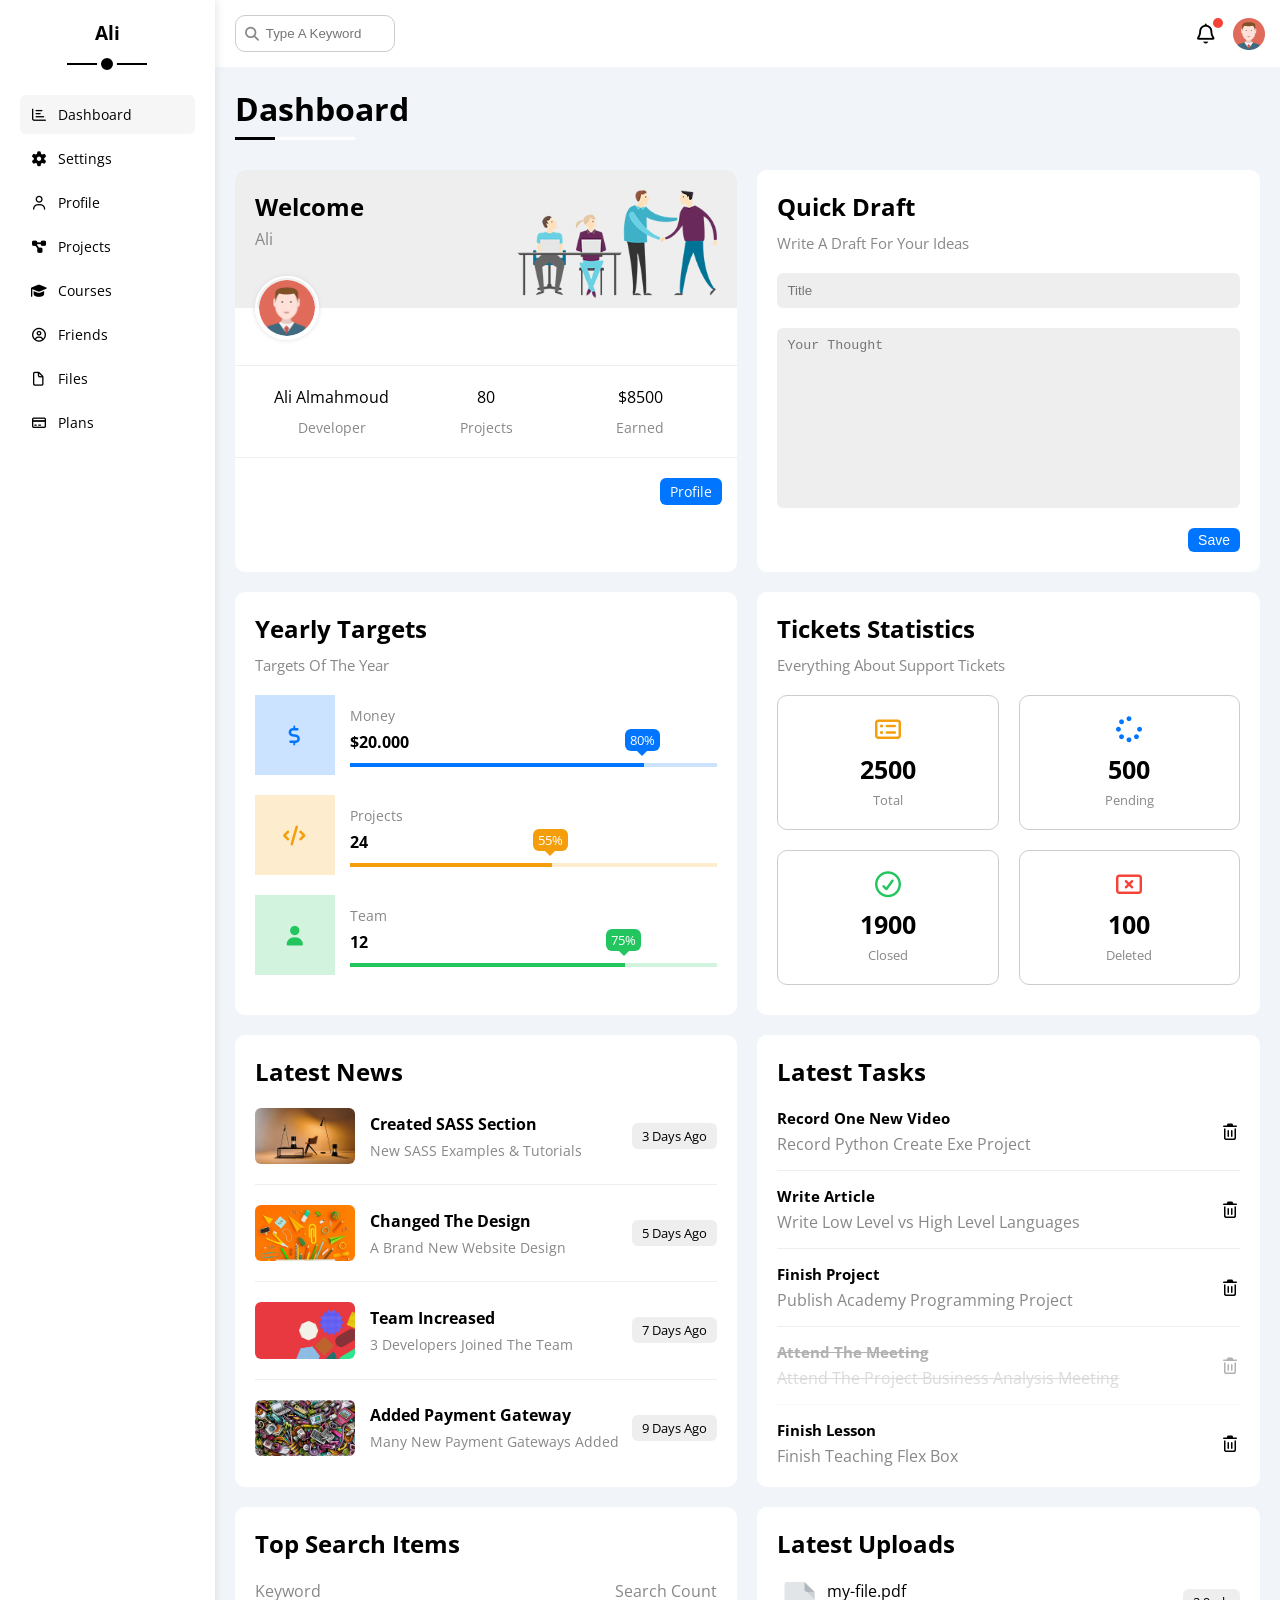
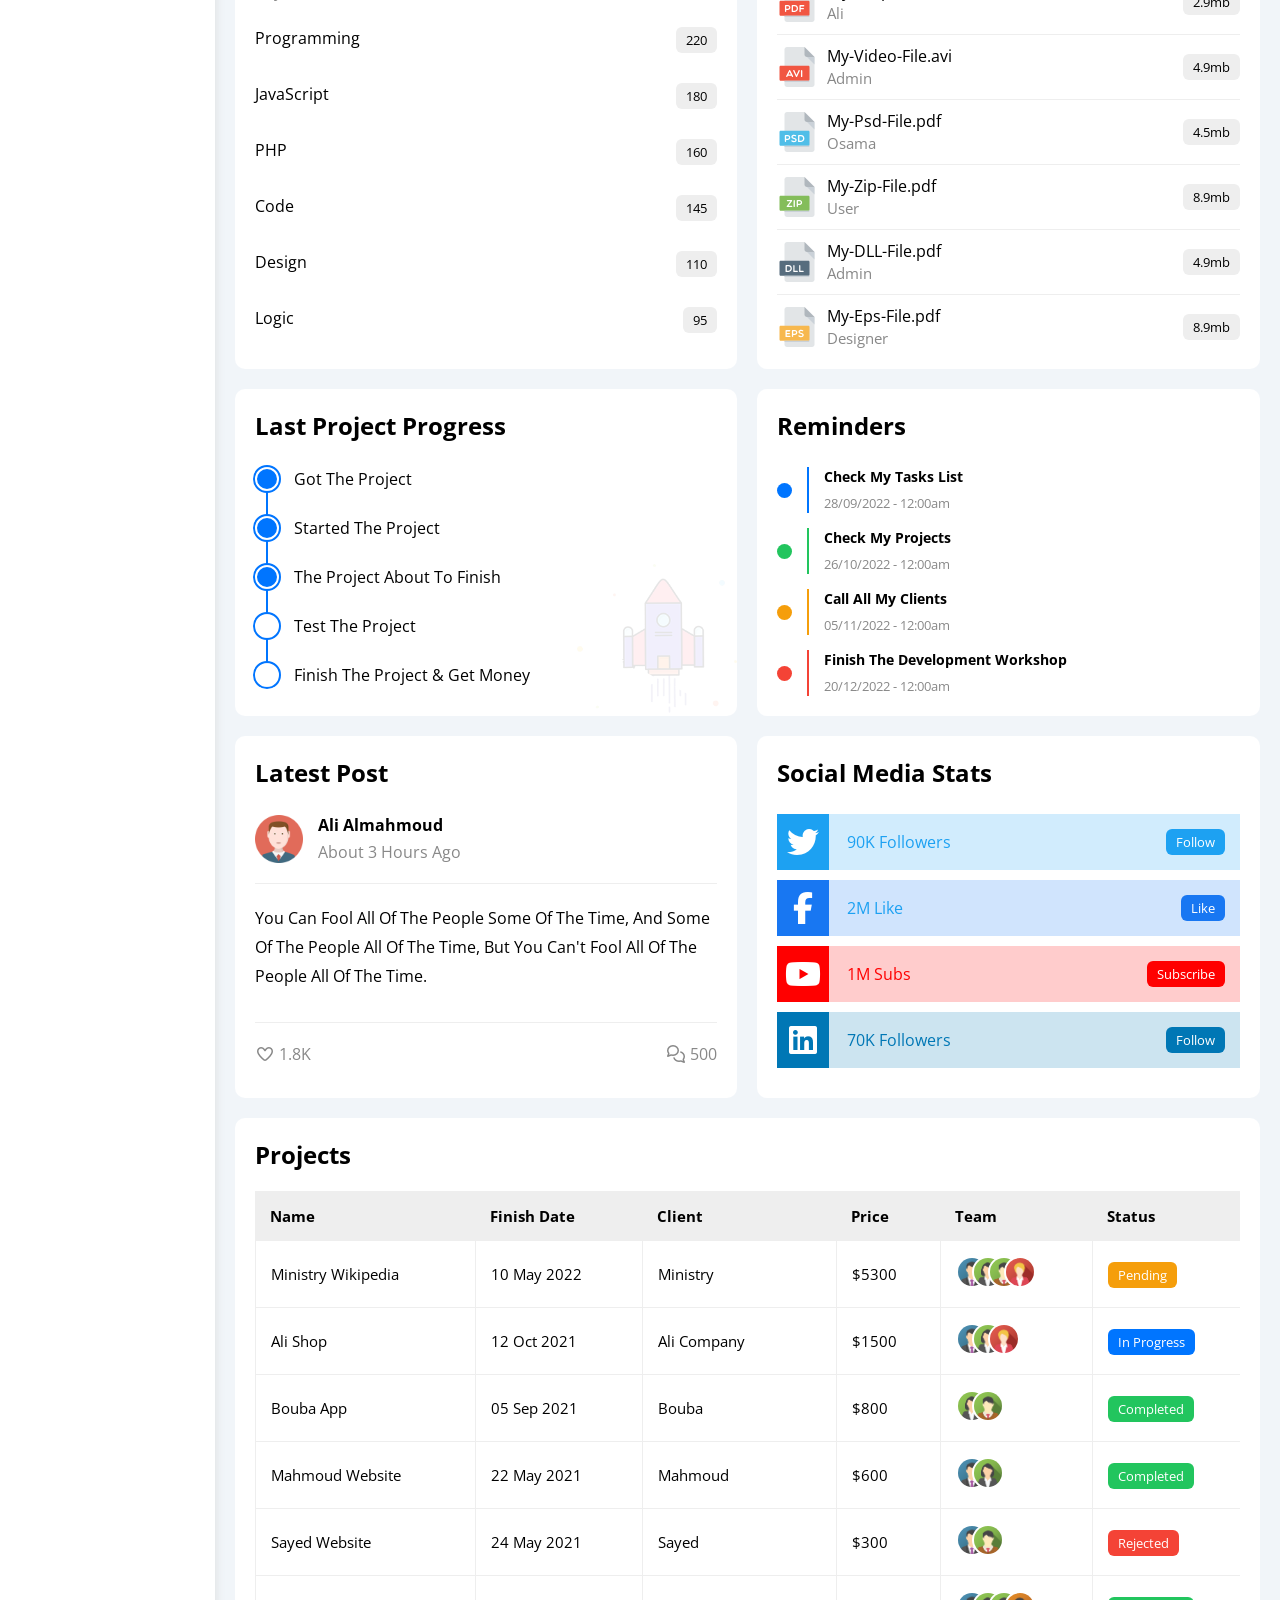
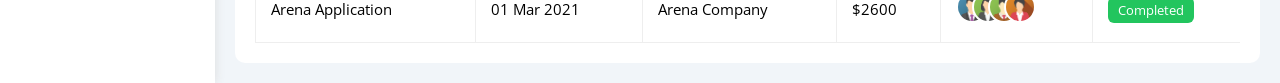
<file: index.html>
<!doctype html>
<html lang="en">
  <head>
    <meta charset="UTF-8" />
    <meta http-equiv="X-UA-Compatible" content="IE=edge" />
    <meta name="viewport" content="width=device-width, initial-scale=1.0" />
    <title>Dashboard</title>
    <link rel="stylesheet" href="css/all.min.css" />
    <link rel="stylesheet" href="css/framework.css" />
    <link rel="stylesheet" href="css/master.css" />
    <link rel="preconnect" href="https://fonts.googleapis.com" />
    <link rel="preconnect" href="https://fonts.gstatic.com" crossorigin />
    <link
      href="https://fonts.googleapis.com/css2?family=Open+Sans:wght@300;500&#038;display=swap"
      rel="stylesheet"
    />
  </head>
  <body>
    <div class="page d-flex">
      <div class="sidebar bg-white p-20 p-relative">
        <h3 class="p-relative txt-c mt-0">Ali</h3>
        <ul>
          <li>
            <a
              class="active d-flex align-center fs-14 c-black rad-6 p-10"
              href="index.html"
            >
              <i class="fa-regular fa-chart-bar fa-fw"></i>
              <span>Dashboard</span>
            </a>
          </li>
          <li>
            <a
              class="d-flex align-center fs-14 c-black rad-6 p-10"
              href="settings.html"
            >
              <i class="fa-solid fa-gear fa-fw"></i>
              <span>Settings</span>
            </a>
          </li>
          <li>
            <a
              class="d-flex align-center fs-14 c-black rad-6 p-10"
              href="profile.html"
            >
              <i class="fa-regular fa-user fa-fw"></i>
              <span>Profile</span>
            </a>
          </li>
          <li>
            <a
              class="d-flex align-center fs-14 c-black rad-6 p-10"
              href="projects.html"
            >
              <i class="fa-solid fa-diagram-project fa-fw"></i>
              <span>Projects</span>
            </a>
          </li>
          <li>
            <a
              class="d-flex align-center fs-14 c-black rad-6 p-10"
              href="courses.html"
            >
              <i class="fa-solid fa-graduation-cap fa-fw"></i>
              <span>Courses</span>
            </a>
          </li>
          <li>
            <a
              class="d-flex align-center fs-14 c-black rad-6 p-10"
              href="friends.html"
            >
              <i class="fa-regular fa-circle-user fa-fw"></i>
              <span>Friends</span>
            </a>
          </li>
          <li>
            <a
              class="d-flex align-center fs-14 c-black rad-6 p-10"
              href="files.html"
            >
              <i class="fa-regular fa-file fa-fw"></i>
              <span>Files</span>
            </a>
          </li>
          <li>
            <a
              class="d-flex align-center fs-14 c-black rad-6 p-10"
              href="plans.html"
            >
              <i class="fa-regular fa-credit-card fa-fw"></i>
              <span>Plans</span>
            </a>
          </li>
        </ul>
      </div>
      <div class="content w-full">
        <!-- Start Head -->
        <div class="head bg-white p-15 between-flex">
          <div class="search p-relative">
            <input class="p-10" type="search" placeholder="Type A Keyword" />
          </div>
          <div class="icons d-flex align-center">
            <span class="notification p-relative">
              <i class="fa-regular fa-bell fa-lg"></i>
            </span>
            <img decoding="async" src="imgs/avatar.png" alt="" />
          </div>
        </div>
        <!-- End Head -->
        <h1 class="p-relative">Dashboard</h1>
        <div class="wrapper d-grid gap-20">
          <!-- Start Welcome Widget -->
          <div class="welcome bg-white rad-10 txt-c-mobile block-mobile">
            <div class="intro p-20 d-flex space-between bg-eee">
              <div>
                <h2 class="m-0">Welcome</h2>
                <p class="c-grey mt-5">Ali</p>
              </div>
              <img
                decoding="async"
                class="hide-mobile"
                src="imgs/welcome.png"
                alt=""
              />
            </div>
            <img decoding="async" src="imgs/avatar.png" alt="" class="avatar" />
            <div class="body txt-c d-flex p-20 mt-20 mb-20 block-mobile">
              <div>
                Ali Almahmoud
                <span class="d-block c-grey fs-14 mt-10">Developer</span>
              </div>
              <div>
                80 <span class="d-block c-grey fs-14 mt-10">Projects</span>
              </div>
              <div>
                $8500 <span class="d-block c-grey fs-14 mt-10">Earned</span>
              </div>
            </div>
            <a
              href="profile.html"
              class="visit d-block fs-14 bg-blue c-white w-fit btn-shape"
              >Profile</a
            >
          </div>
          <!-- End Welcome Widget -->
          <!-- Start Quick Draft Widget -->
          <div class="quick-draft p-20 bg-white rad-10">
            <h2 class="mt-0 mb-10">Quick Draft</h2>
            <p class="mt-0 mb-20 c-grey fs-15">Write A Draft For Your Ideas</p>
            <form>
              <input
                class="d-block mb-20 w-full p-10 b-none bg-eee rad-6"
                type="text"
                placeholder="Title"
              />
              <textarea
                class="d-block mb-20 w-full p-10 b-none bg-eee rad-6"
                placeholder="Your Thought"
              ></textarea>
              <input
                class="save d-block fs-14 bg-blue c-white b-none w-fit btn-shape"
                type="submit"
                value="Save"
              />
            </form>
          </div>
          <!-- End Quick Draft Widget -->
          <!-- Start Targets Widget -->
          <div class="targets p-20 bg-white rad-10">
            <h2 class="mt-0 mb-10">Yearly Targets</h2>
            <p class="mt-0 mb-20 c-grey fs-15">Targets Of The Year</p>
            <div class="target-row mb-20 blue center-flex">
              <div class="icon center-flex">
                <i class="fa-solid fa-dollar-sign fa-lg c-blue"></i>
              </div>
              <div class="details">
                <span class="fs-14 c-grey">Money</span>
                <span class="d-block mt-5 mb-10 fw-bold">$20.000</span>
                <div class="progress p-relative">
                  <span class="bg-blue blue" style="width: 80%">
                    <span class="bg-blue">80%</span>
                  </span>
                </div>
              </div>
            </div>
            <div class="target-row mb-20 center-flex orange">
              <div class="icon center-flex">
                <i class="fa-solid fa-code fa-lg c-orange"></i>
              </div>
              <div class="details">
                <span class="fs-14 c-grey">Projects</span>
                <span class="d-block mt-5 mb-10 fw-bold">24</span>
                <div class="progress p-relative">
                  <span class="bg-orange orange" style="width: 55%">
                    <span class="bg-orange">55%</span>
                  </span>
                </div>
              </div>
            </div>
            <div class="target-row mb-20 center-flex green">
              <div class="icon center-flex">
                <i class="fa-solid fa-user fa-lg c-green"></i>
              </div>
              <div class="details">
                <span class="fs-14 c-grey">Team</span>
                <span class="d-block mt-5 mb-10 fw-bold">12</span>
                <div class="progress p-relative">
                  <span class="bg-green green" style="width: 75%">
                    <span class="bg-green">75%</span>
                  </span>
                </div>
              </div>
            </div>
          </div>
          <!-- End Targets Widget -->
          <!-- Start Ticket Widget -->
          <div class="tickets p-20 bg-white rad-10">
            <h2 class="mt-0 mb-10">Tickets Statistics</h2>
            <p class="mt-0 mb-20 c-grey fs-15">
              Everything About Support Tickets
            </p>
            <div class="d-flex txt-c gap-20 f-wrap">
              <div class="box p-20 rad-10 fs-13 c-grey">
                <i
                  class="fa-regular fa-rectangle-list fa-2x mb-10 c-orange"
                ></i>
                <span class="d-block c-black fw-bold fs-25 mb-5">2500</span>
                Total
              </div>
              <div class="box p-20 rad-10 fs-13 c-grey">
                <i class="fa-solid fa-spinner fa-2x mb-10 c-blue"></i>
                <span class="d-block c-black fw-bold fs-25 mb-5">500</span>
                Pending
              </div>
              <div class="box p-20 rad-10 fs-13 c-grey">
                <i class="fa-regular fa-circle-check fa-2x mb-10 c-green"></i>
                <span class="d-block c-black fw-bold fs-25 mb-5">1900</span>
                Closed
              </div>
              <div class="box p-20 rad-10 fs-13 c-grey">
                <i class="fa-regular fa-rectangle-xmark fa-2x mb-10 c-red"></i>
                <span class="d-block c-black fw-bold fs-25 mb-5">100</span>
                Deleted
              </div>
            </div>
          </div>
          <!-- End Ticket Widget -->
          <!-- Start Latest News Widget -->
          <div class="latest-news p-20 bg-white rad-10 txt-c-mobile">
            <h2 class="mt-0 mb-20">Latest News</h2>
            <div class="news-row d-flex align-center">
              <img decoding="async" src="imgs/news-01.png" alt="" />
              <div class="info">
                <h3>Created SASS Section</h3>
                <p class="m-0 fs-14 c-grey">New SASS Examples & Tutorials</p>
              </div>
              <div class="btn-shape bg-eee fs-13 label">3 Days Ago</div>
            </div>
            <div class="news-row d-flex align-center">
              <img decoding="async" src="imgs/news-02.png" alt="" />
              <div class="info">
                <h3>Changed The Design</h3>
                <p class="m-0 fs-14 c-grey">A Brand New Website Design</p>
              </div>
              <div class="btn-shape bg-eee fs-13 label">5 Days Ago</div>
            </div>
            <div class="news-row d-flex align-center">
              <img decoding="async" src="imgs/news-03.png" alt="" />
              <div class="info">
                <h3>Team Increased</h3>
                <p class="m-0 fs-14 c-grey">3 Developers Joined The Team</p>
              </div>
              <div class="btn-shape bg-eee fs-13 label">7 Days Ago</div>
            </div>
            <div class="news-row d-flex align-center">
              <img decoding="async" src="imgs/news-04.png" alt="" />
              <div class="info">
                <h3>Added Payment Gateway</h3>
                <p class="m-0 fs-14 c-grey">Many New Payment Gateways Added</p>
              </div>
              <div class="btn-shape bg-eee fs-13 label">9 Days Ago</div>
            </div>
          </div>
          <!-- End Latest News Widget -->
          <!-- Start Tasks Widget -->
          <div class="tasks p-20 bg-white rad-10">
            <h2 class="mt-0 mb-20">Latest Tasks</h2>
            <div class="task-row between-flex">
              <div class="info">
                <h3 class="mt-0 mb-5 fs-15">Record One New Video</h3>
                <p class="m-0 c-grey">Record Python Create Exe Project</p>
              </div>
              <i class="fa-regular fa-trash-can delete"></i>
            </div>
            <div class="task-row between-flex">
              <div class="info">
                <h3 class="mt-0 mb-5 fs-15">Write Article</h3>
                <p class="m-0 c-grey">
                  Write Low Level vs High Level Languages
                </p>
              </div>
              <i class="fa-regular fa-trash-can delete"></i>
            </div>
            <div class="task-row between-flex">
              <div class="info">
                <h3 class="mt-0 mb-5 fs-15">Finish Project</h3>
                <p class="m-0 c-grey">Publish Academy Programming Project</p>
              </div>
              <i class="fa-regular fa-trash-can delete"></i>
            </div>
            <div class="task-row between-flex done">
              <div class="info">
                <h3 class="mt-0 mb-5 fs-15">Attend The Meeting</h3>
                <p class="m-0 c-grey">
                  Attend The Project Business Analysis Meeting
                </p>
              </div>
              <i class="fa-regular fa-trash-can delete"></i>
            </div>
            <div class="task-row between-flex">
              <div class="info">
                <h3 class="mt-0 mb-5 fs-15">Finish Lesson</h3>
                <p class="m-0 c-grey">Finish Teaching Flex Box</p>
              </div>
              <i class="fa-regular fa-trash-can delete"></i>
            </div>
          </div>
          <!-- End Tasks -->
          <!-- Start Top Search Word Widget -->
          <div class="search-items p-20 bg-white rad-10">
            <h2 class="mt-0 mb-20">Top Search Items</h2>
            <div class="items-head d-flex space-between c-grey mb-10">
              <div>Keyword</div>
              <div>Search Count</div>
            </div>
            <div class="items d-flex space-between pt-15 pb-15">
              <span>Programming</span>
              <span class="bg-eee fs-13 btn-shape">220</span>
            </div>
            <div class="items d-flex space-between pt-15 pb-15">
              <span>JavaScript</span>
              <span class="bg-eee btn-shape fs-13">180</span>
            </div>
            <div class="items d-flex space-between pt-15 pb-15">
              <span>PHP</span>
              <span class="bg-eee btn-shape fs-13">160</span>
            </div>
            <div class="items d-flex space-between pt-15 pb-15">
              <span>Code</span>
              <span class="bg-eee btn-shape fs-13">145</span>
            </div>
            <div class="items d-flex space-between pt-15 pb-15">
              <span>Design</span>
              <span class="bg-eee btn-shape fs-13">110</span>
            </div>
            <div class="items d-flex space-between pt-15 pb-15">
              <span>Logic</span>
              <span class="bg-eee btn-shape fs-13">95</span>
            </div>
          </div>
          <!-- End Top Search Word Widget -->
          <!-- Start Latest Uploads Widget -->
          <div class="latest-uploads p-20 bg-white rad-10">
            <h2 class="mt-0 mb-20">Latest Uploads</h2>
            <ul class="m-0">
              <li class="between-flex pb-10 mb-10">
                <div class="d-flex align-center">
                  <img
                    decoding="async"
                    class="mr-10"
                    src="imgs/pdf.svg"
                    alt=""
                  />
                  <div>
                    <span class="d-block">my-file.pdf</span>
                    <span class="fs-15 c-grey">Ali</span>
                  </div>
                </div>
                <div class="bg-eee btn-shape fs-13">2.9mb</div>
              </li>
              <li class="between-flex pb-10 mb-10">
                <div class="d-flex align-center">
                  <img
                    decoding="async"
                    class="mr-10"
                    src="imgs/avi.svg"
                    alt=""
                  />
                  <div>
                    <span class="d-block">My-Video-File.avi</span>
                    <span class="fs-15 c-grey">Admin</span>
                  </div>
                </div>
                <div class="bg-eee btn-shape fs-13">4.9mb</div>
              </li>
              <li class="between-flex pb-10 mb-10">
                <div class="d-flex align-center">
                  <img
                    decoding="async"
                    class="mr-10"
                    src="imgs/psd.svg"
                    alt=""
                  />
                  <div>
                    <span class="d-block">My-Psd-File.pdf</span>
                    <span class="fs-15 c-grey">Osama</span>
                  </div>
                </div>
                <div class="bg-eee btn-shape fs-13">4.5mb</div>
              </li>
              <li class="between-flex pb-10 mb-10">
                <div class="d-flex align-center">
                  <img
                    decoding="async"
                    class="mr-10"
                    src="imgs/zip.svg"
                    alt=""
                  />
                  <div>
                    <span class="d-block">My-Zip-File.pdf</span>
                    <span class="fs-15 c-grey">User</span>
                  </div>
                </div>
                <div class="bg-eee btn-shape fs-13">8.9mb</div>
              </li>
              <li class="between-flex pb-10 mb-10">
                <div class="d-flex align-center">
                  <img
                    decoding="async"
                    class="mr-10"
                    src="imgs/dll.svg"
                    alt=""
                  />
                  <div>
                    <span class="d-block">My-DLL-File.pdf</span>
                    <span class="fs-15 c-grey">Admin</span>
                  </div>
                </div>
                <div class="bg-eee btn-shape fs-13">4.9mb</div>
              </li>
              <li class="between-flex">
                <div class="d-flex align-center">
                  <img
                    decoding="async"
                    class="mr-10"
                    src="imgs/eps.svg"
                    alt=""
                  />
                  <div>
                    <span class="d-block">My-Eps-File.pdf</span>
                    <span class="fs-15 c-grey">Designer</span>
                  </div>
                </div>
                <div class="bg-eee btn-shape fs-13">8.9mb</div>
              </li>
            </ul>
          </div>
          <!-- End Latest Uploads Widget -->
          <!-- Start Last Project Progress Widget -->
          <div class="last-project p-20 bg-white rad-10 p-relative">
            <h2 class="mt-0 mb-20">Last Project Progress</h2>
            <ul class="m-0 p-relative">
              <li class="mt-25 d-flex align-center done">Got The Project</li>
              <li class="mt-25 d-flex align-center done">
                Started The Project
              </li>
              <li class="mt-25 d-flex align-center done">
                The Project About To Finish
              </li>
              <li class="mt-25 d-flex align-center current">
                Test The Project
              </li>
              <li class="mt-25 d-flex align-center">
                Finish The Project & Get Money
              </li>
            </ul>
            <img
              decoding="async"
              class="launch-icon hide-mobile"
              src="imgs/project.png"
              alt=""
            />
          </div>
          <!-- End Last Project Progress Widget -->
          <!-- Start Reminders Widget -->
          <div class="reminders p-20 bg-white rad-10 p-relative">
            <h2 class="mt-0 mb-25">Reminders</h2>
            <ul class="m-0">
              <li class="d-flex align-center mt-15">
                <span class="key bg-blue mr-15 d-block rad-half"></span>
                <div class="pl-15 blue">
                  <p class="fs-14 fw-bold mt-0 mb-5">Check My Tasks List</p>
                  <span class="fs-13 c-grey">28/09/2022 - 12:00am</span>
                </div>
              </li>
              <li class="d-flex align-center mt-15">
                <span class="key bg-green mr-15 d-block rad-half"></span>
                <div class="pl-15 green">
                  <p class="fs-14 fw-bold mt-0 mb-5">Check My Projects</p>
                  <span class="fs-13 c-grey">26/10/2022 - 12:00am</span>
                </div>
              </li>
              <li class="d-flex align-center mt-15">
                <span class="key bg-orange mr-15 d-block rad-half"></span>
                <div class="pl-15 orange">
                  <p class="fs-14 fw-bold mt-0 mb-5">Call All My Clients</p>
                  <span class="fs-13 c-grey">05/11/2022 - 12:00am</span>
                </div>
              </li>
              <li class="d-flex align-center mt-15">
                <span class="key bg-red mr-15 d-block rad-half"></span>
                <div class="pl-15 red">
                  <p class="fs-14 fw-bold mt-0 mb-5">
                    Finish The Development Workshop
                  </p>
                  <span class="fs-13 c-grey">20/12/2022 - 12:00am</span>
                </div>
              </li>
            </ul>
          </div>
          <!-- End Reminders Widget -->
          <!-- Start Latest Post Widget -->
          <div class="latest-post p-20 bg-white rad-10 p-relative">
            <h2 class="mt-0 mb-25">Latest Post</h2>
            <div class="top d-flex align-center">
              <img
                decoding="async"
                class="avatar mr-15"
                src="imgs/avatar.png"
                alt=""
              />
              <div class="info">
                <span class="d-block mb-5 fw-bold">Ali Almahmoud</span>
                <span class="c-grey">About 3 Hours Ago</span>
              </div>
            </div>
            <div class="post-content txt-c-mobile pt-20 pb-20 mt-20 mb-20">
              You can fool all of the people some of the time, and some of the
              people all of the time, but you can't fool all of the people all
              of the time.
            </div>
            <div class="post-stats between-flex c-grey">
              <div>
                <i class="fa-regular fa-heart"></i>
                <span>1.8K</span>
              </div>
              <div>
                <i class="fa-regular fa-comments"></i>
                <span>500</span>
              </div>
            </div>
          </div>
          <!-- End Latest Post Widget -->
          <!-- Start Social Media Stats Widget -->
          <div class="social-media p-20 bg-white rad-10 p-relative">
            <h2 class="mt-0 mb-25">Social Media Stats</h2>
            <div class="box twitter p-15 p-relative mb-10 between-flex">
              <i
                class="fa-brands fa-twitter fa-2x c-white h-full center-flex"
              ></i>
              <span>90K Followers</span>
              <a class="fs-13 c-white btn-shape" href="#">Follow</a>
            </div>
            <div class="box facebook p-15 p-relative mb-10 between-flex">
              <i
                class="fa-brands fa-facebook-f fa-2x c-white h-full center-flex"
              ></i>
              <span>2M Like</span>
              <a class="fs-13 c-white btn-shape" href="#">Like</a>
            </div>
            <div class="box youtube p-15 p-relative mb-10 between-flex">
              <i
                class="fa-brands fa-youtube fa-2x c-white h-full center-flex"
              ></i>
              <span>1M Subs</span>
              <a class="fs-13 c-white btn-shape" href="#">Subscribe</a>
            </div>
            <div class="box linkedin p-15 p-relative mb-10 between-flex">
              <i
                class="fa-brands fa-linkedin fa-2x c-white h-full center-flex"
              ></i>
              <span>70K Followers</span>
              <a class="fs-13 c-white btn-shape" href="#">Follow</a>
            </div>
          </div>
          <!-- Start End Media Stats Widget -->
        </div>
        <!-- Start Projects Table -->
        <div class="projects p-20 bg-white rad-10 m-20">
          <h2 class="mt-0 mb-20">Projects</h2>
          <div class="responsive-table">
            <table class="fs-15 w-full">
              <thead>
                <tr>
                  <td>Name</td>
                  <td>Finish Date</td>
                  <td>Client</td>
                  <td>Price</td>
                  <td>Team</td>
                  <td>Status</td>
                </tr>
              </thead>
              <tbody>
                <tr>
                  <td>Ministry Wikipedia</td>
                  <td>10 May 2022</td>
                  <td>Ministry</td>
                  <td>$5300</td>
                  <td>
                    <img decoding="async" src="imgs/team-01.png" alt="" />
                    <img decoding="async" src="imgs/team-02.png" alt="" />
                    <img decoding="async" src="imgs/team-03.png" alt="" />
                    <img decoding="async" src="imgs/team-05.png" alt="" />
                  </td>
                  <td>
                    <span class="label btn-shape bg-orange c-white"
                      >Pending</span
                    >
                  </td>
                </tr>
                <tr>
                  <td>Ali Shop</td>
                  <td>12 Oct 2021</td>
                  <td>Ali Company</td>
                  <td>$1500</td>
                  <td>
                    <img decoding="async" src="imgs/team-01.png" alt="" />
                    <img decoding="async" src="imgs/team-02.png" alt="" />
                    <img decoding="async" src="imgs/team-05.png" alt="" />
                  </td>
                  <td>
                    <span class="label btn-shape bg-blue c-white"
                      >In Progress</span
                    >
                  </td>
                </tr>
                <tr>
                  <td>Bouba App</td>
                  <td>05 Sep 2021</td>
                  <td>Bouba</td>
                  <td>$800</td>
                  <td>
                    <img decoding="async" src="imgs/team-02.png" alt="" />
                    <img decoding="async" src="imgs/team-03.png" alt="" />
                  </td>
                  <td>
                    <span class="label btn-shape bg-green c-white"
                      >Completed</span
                    >
                  </td>
                </tr>
                <tr>
                  <td>Mahmoud Website</td>
                  <td>22 May 2021</td>
                  <td>Mahmoud</td>
                  <td>$600</td>
                  <td>
                    <img decoding="async" src="imgs/team-01.png" alt="" />
                    <img decoding="async" src="imgs/team-02.png" alt="" />
                  </td>
                  <td>
                    <span class="label btn-shape bg-green c-white"
                      >Completed</span
                    >
                  </td>
                </tr>
                <tr>
                  <td>Sayed Website</td>
                  <td>24 May 2021</td>
                  <td>Sayed</td>
                  <td>$300</td>
                  <td>
                    <img decoding="async" src="imgs/team-01.png" alt="" />
                    <img decoding="async" src="imgs/team-03.png" alt="" />
                  </td>
                  <td>
                    <span class="label btn-shape bg-red c-white">Rejected</span>
                  </td>
                </tr>
                <tr>
                  <td>Arena Application</td>
                  <td>01 Mar 2021</td>
                  <td>Arena Company</td>
                  <td>$2600</td>
                  <td>
                    <img decoding="async" src="imgs/team-01.png" alt="" />
                    <img decoding="async" src="imgs/team-02.png" alt="" />
                    <img decoding="async" src="imgs/team-03.png" alt="" />
                    <img decoding="async" src="imgs/team-04.png" alt="" />
                  </td>
                  <td>
                    <span class="label btn-shape bg-green c-white"
                      >Completed</span
                    >
                  </td>
                </tr>
              </tbody>
            </table>
          </div>
        </div>
        <!-- End Projects Table -->
      </div>
    </div>
  </body>
</html>
</file>
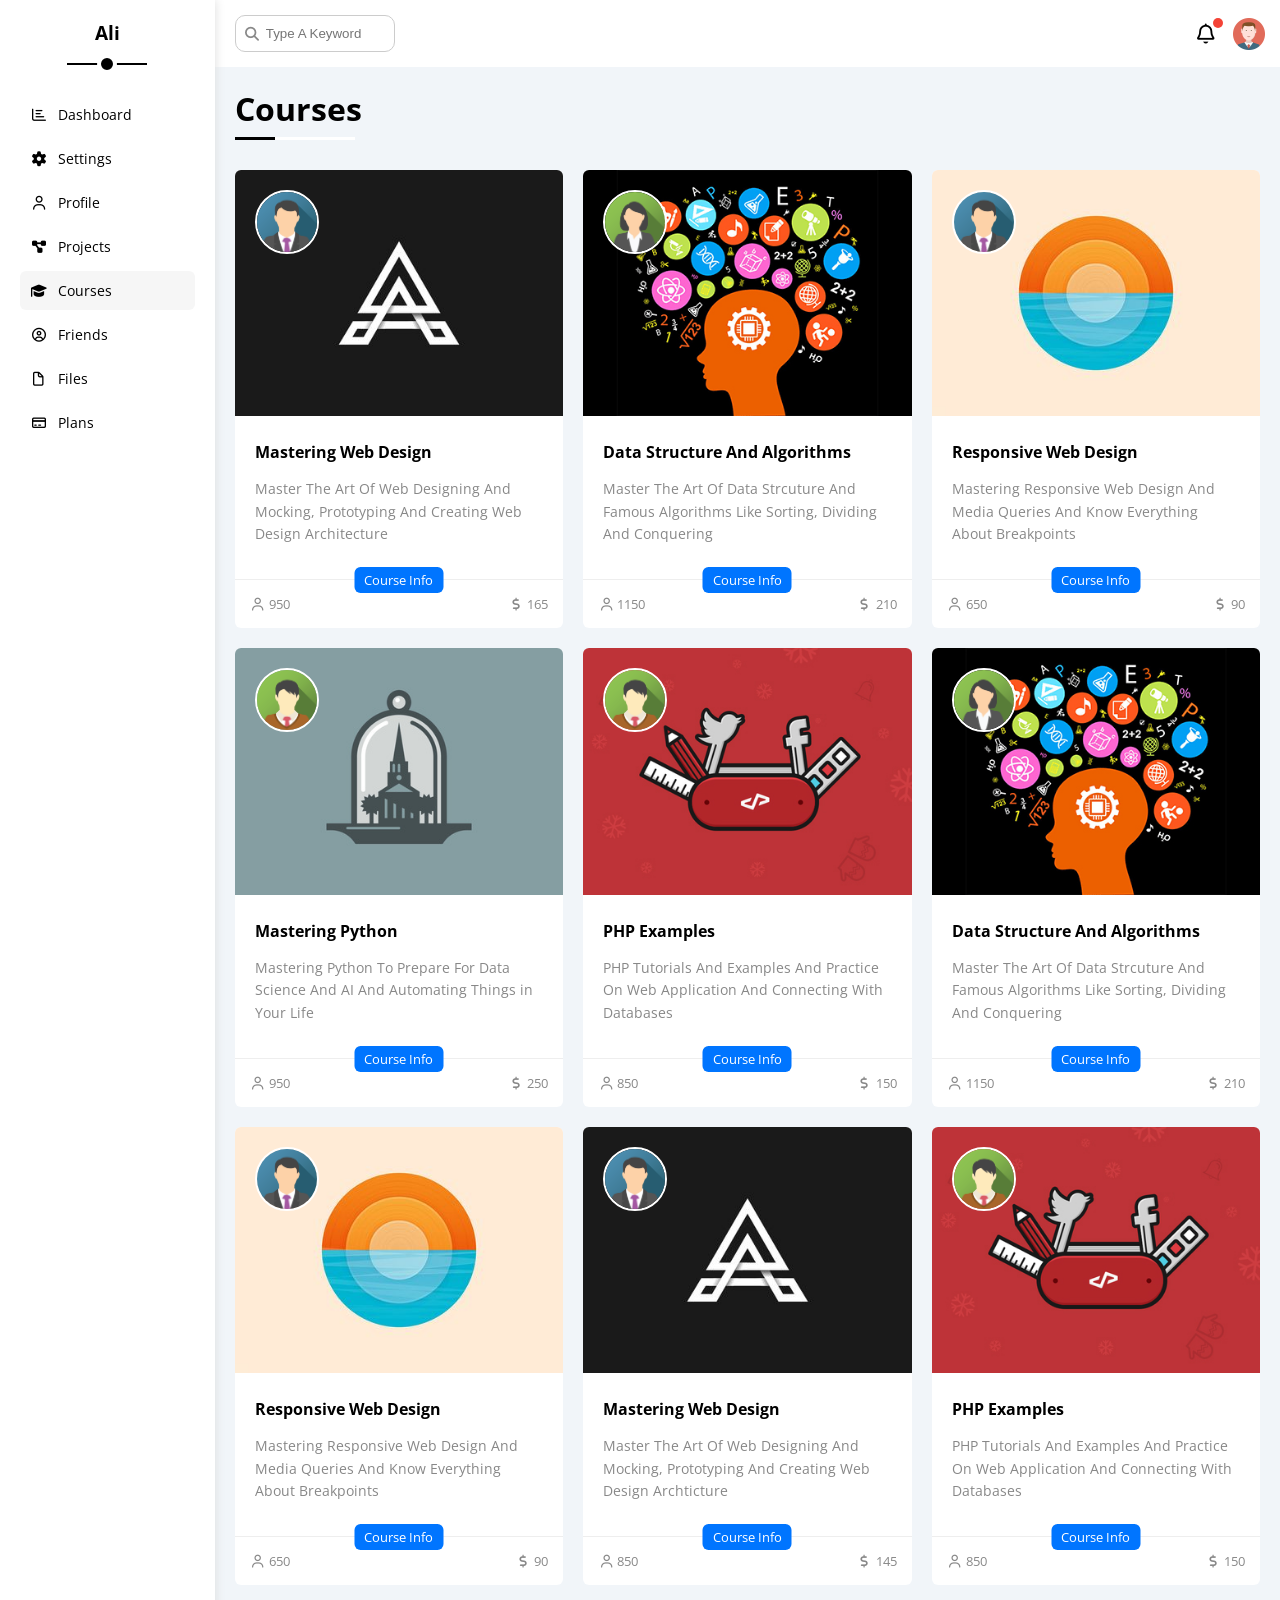
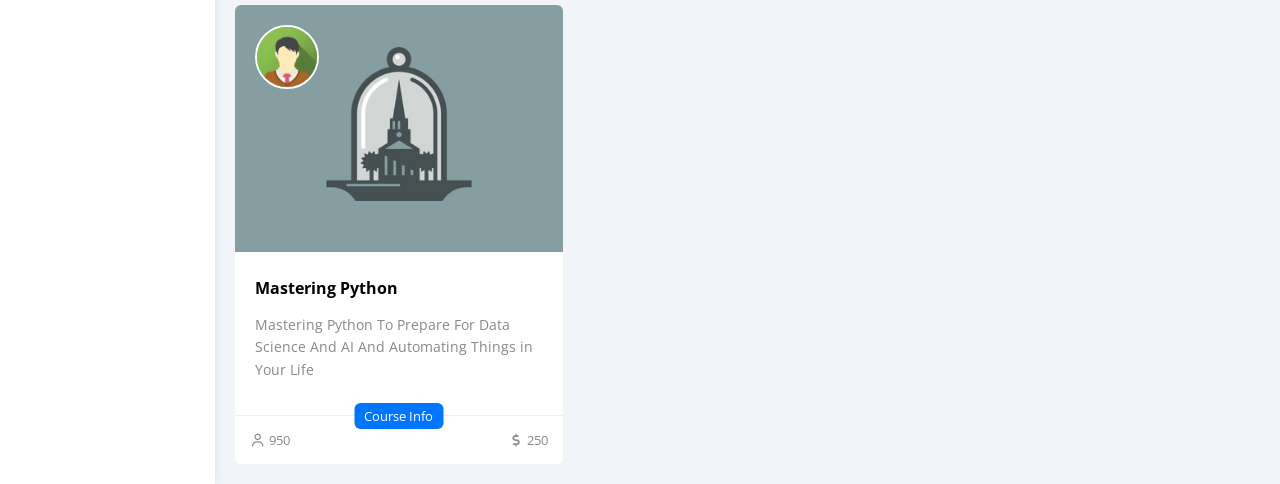
<file: courses.html>
<!doctype html>
<html lang="en">
  <head>
    <meta charset="UTF-8" />
    <meta http-equiv="X-UA-Compatible" content="IE=edge" />
    <meta name="viewport" content="width=device-width, initial-scale=1.0" />
    <title>Courses</title>
    <link rel="stylesheet" href="css/all.min.css" />
    <link rel="stylesheet" href="css/framework.css" />
    <link rel="stylesheet" href="css/master.css" />
    <link rel="preconnect" href="https://fonts.googleapis.com" />
    <link rel="preconnect" href="https://fonts.gstatic.com" crossorigin />
    <link
      href="https://fonts.googleapis.com/css2?family=Open+Sans:wght@300;500&#038;display=swap"
      rel="stylesheet"
    />
  </head>
  <body>
    <div class="page d-flex">
      <div class="sidebar bg-white p-20 p-relative">
        <h3 class="p-relative txt-c mt-0">Ali</h3>
        <ul>
          <li>
            <a
              class="d-flex align-center fs-14 c-black rad-6 p-10"
              href="index.html"
            >
              <i class="fa-regular fa-chart-bar fa-fw"></i>
              <span>Dashboard</span>
            </a>
          </li>
          <li>
            <a
              class="d-flex align-center fs-14 c-black rad-6 p-10"
              href="settings.html"
            >
              <i class="fa-solid fa-gear fa-fw"></i>
              <span>Settings</span>
            </a>
          </li>
          <li>
            <a
              class="d-flex align-center fs-14 c-black rad-6 p-10"
              href="profile.html"
            >
              <i class="fa-regular fa-user fa-fw"></i>
              <span>Profile</span>
            </a>
          </li>
          <li>
            <a
              class="d-flex align-center fs-14 c-black rad-6 p-10"
              href="projects.html"
            >
              <i class="fa-solid fa-diagram-project fa-fw"></i>
              <span>Projects</span>
            </a>
          </li>
          <li>
            <a
              class="active d-flex align-center fs-14 c-black rad-6 p-10"
              href="courses.html"
            >
              <i class="fa-solid fa-graduation-cap fa-fw"></i>
              <span>Courses</span>
            </a>
          </li>
          <li>
            <a
              class="d-flex align-center fs-14 c-black rad-6 p-10"
              href="friends.html"
            >
              <i class="fa-regular fa-circle-user fa-fw"></i>
              <span>Friends</span>
            </a>
          </li>
          <li>
            <a
              class="d-flex align-center fs-14 c-black rad-6 p-10"
              href="files.html"
            >
              <i class="fa-regular fa-file fa-fw"></i>
              <span>Files</span>
            </a>
          </li>
          <li>
            <a
              class="d-flex align-center fs-14 c-black rad-6 p-10"
              href="plans.html"
            >
              <i class="fa-regular fa-credit-card fa-fw"></i>
              <span>Plans</span>
            </a>
          </li>
        </ul>
      </div>
      <div class="content w-full">
        <!-- Start Head -->
        <div class="head bg-white p-15 between-flex">
          <div class="search p-relative">
            <input class="p-10" type="search" placeholder="Type A Keyword" />
          </div>
          <div class="icons d-flex align-center">
            <span class="notification p-relative">
              <i class="fa-regular fa-bell fa-lg"></i>
            </span>
            <img decoding="async" src="imgs/avatar.png" alt="" />
          </div>
        </div>
        <!-- End Head -->
        <h1 class="p-relative">Courses</h1>
        <div class="courses-page d-grid m-20 gap-20">
          <div class="course bg-white rad-6 p-relative">
            <img
              decoding="async"
              class="cover"
              src="imgs/course-01.jpg"
              alt=""
            />
            <img
              decoding="async"
              class="instructor"
              src="imgs/team-01.png"
              alt=""
            />
            <div class="p-20">
              <h4 class="m-0">Mastering Web Design</h4>
              <p class="description c-grey mt-15 fs-14">
                Master The Art Of Web Designing And Mocking, Prototyping And
                Creating Web Design Architecture
              </p>
            </div>
            <div class="info p-15 p-relative between-flex">
              <span class="title bg-blue c-white btn-shape">Course Info</span>
              <span class="c-grey">
                <i class="fa-regular fa-user"></i>
                950
              </span>
              <span class="c-grey">
                <i class="fa-solid fa-dollar-sign"></i>
                165
              </span>
            </div>
          </div>
          <div class="course bg-white rad-6 p-relative">
            <img
              decoding="async"
              class="cover"
              src="imgs/course-02.jpg"
              alt=""
            />
            <img
              decoding="async"
              class="instructor"
              src="imgs/team-02.png"
              alt=""
            />
            <div class="p-20">
              <h4 class="m-0">Data Structure And Algorithms</h4>
              <p class="description c-grey mt-15 fs-14">
                Master The Art Of Data Strcuture And Famous Algorithms Like
                Sorting, Dividing And Conquering
              </p>
            </div>
            <div class="info p-15 p-relative between-flex">
              <span class="title bg-blue c-white btn-shape">Course Info</span>
              <span class="c-grey">
                <i class="fa-regular fa-user"></i> 1150</span
              >
              <span class="c-grey"
                ><i class="fa-solid fa-dollar-sign"></i> 210</span
              >
            </div>
          </div>
          <div class="course bg-white rad-6 p-relative">
            <img
              decoding="async"
              class="cover"
              src="imgs/course-03.jpg"
              alt=""
            />
            <img
              decoding="async"
              class="instructor"
              src="imgs/team-01.png"
              alt=""
            />
            <div class="p-20">
              <h4 class="m-0">Responsive Web Design</h4>
              <p class="description c-grey mt-15 fs-14">
                Mastering Responsive Web Design And Media Queries And Know
                Everything About Breakpoints
              </p>
            </div>
            <div class="info p-15 p-relative between-flex">
              <span class="title bg-blue c-white btn-shape">Course Info</span>
              <span class="c-grey">
                <i class="fa-regular fa-user"></i> 650</span
              >
              <span class="c-grey"
                ><i class="fa-solid fa-dollar-sign"></i> 90</span
              >
            </div>
          </div>
          <div class="course bg-white rad-6 p-relative">
            <img
              decoding="async"
              class="cover"
              src="imgs/course-04.jpg"
              alt=""
            />
            <img
              decoding="async"
              class="instructor"
              src="imgs/team-03.png"
              alt=""
            />
            <div class="p-20">
              <h4 class="m-0">Mastering Python</h4>
              <p class="description c-grey mt-15 fs-14">
                Mastering Python To Prepare For Data Science And AI And
                Automating Things in Your Life
              </p>
            </div>
            <div class="info p-15 p-relative between-flex">
              <span class="title bg-blue c-white btn-shape">Course Info</span>
              <span class="c-grey">
                <i class="fa-regular fa-user"></i> 950</span
              >
              <span class="c-grey"
                ><i class="fa-solid fa-dollar-sign"></i> 250</span
              >
            </div>
          </div>
          <div class="course bg-white rad-6 p-relative">
            <img
              decoding="async"
              class="cover"
              src="imgs/course-05.jpg"
              alt=""
            />
            <img
              decoding="async"
              class="instructor"
              src="imgs/team-03.png"
              alt=""
            />
            <div class="p-20">
              <h4 class="m-0">PHP Examples</h4>
              <p class="description c-grey mt-15 fs-14">
                PHP Tutorials And Examples And Practice On Web Application And
                Connecting With Databases
              </p>
            </div>
            <div class="info p-15 p-relative between-flex">
              <span class="title bg-blue c-white btn-shape">Course Info</span>
              <span class="c-grey">
                <i class="fa-regular fa-user"></i> 850</span
              >
              <span class="c-grey"
                ><i class="fa-solid fa-dollar-sign"></i> 150</span
              >
            </div>
          </div>
          <div class="course bg-white rad-6 p-relative">
            <img
              decoding="async"
              class="cover"
              src="imgs/course-02.jpg"
              alt=""
            />
            <img
              decoding="async"
              class="instructor"
              src="imgs/team-02.png"
              alt=""
            />
            <div class="p-20">
              <h4 class="m-0">Data Structure And Algorithms</h4>
              <p class="description c-grey mt-15 fs-14">
                Master The Art Of Data Strcuture And Famous Algorithms Like
                Sorting, Dividing And Conquering
              </p>
            </div>
            <div class="info p-15 p-relative between-flex">
              <span class="title bg-blue c-white btn-shape">Course Info</span>
              <span class="c-grey">
                <i class="fa-regular fa-user"></i> 1150</span
              >
              <span class="c-grey"
                ><i class="fa-solid fa-dollar-sign"></i> 210</span
              >
            </div>
          </div>
          <div class="course bg-white rad-6 p-relative">
            <img
              decoding="async"
              class="cover"
              src="imgs/course-03.jpg"
              alt=""
            />
            <img
              decoding="async"
              class="instructor"
              src="imgs/team-01.png"
              alt=""
            />
            <div class="p-20">
              <h4 class="m-0">Responsive Web Design</h4>
              <p class="description c-grey mt-15 fs-14">
                Mastering Responsive Web Design And Media Queries And Know
                Everything About Breakpoints
              </p>
            </div>
            <div class="info p-15 p-relative between-flex">
              <span class="title bg-blue c-white btn-shape">Course Info</span>
              <span class="c-grey">
                <i class="fa-regular fa-user"></i> 650</span
              >
              <span class="c-grey"
                ><i class="fa-solid fa-dollar-sign"></i> 90</span
              >
            </div>
          </div>
          <div class="course bg-white rad-6 p-relative">
            <img
              decoding="async"
              class="cover"
              src="imgs/course-01.jpg"
              alt=""
            />
            <img
              decoding="async"
              class="instructor"
              src="imgs/team-01.png"
              alt=""
            />
            <div class="p-20">
              <h4 class="m-0">Mastering Web Design</h4>
              <p class="description c-grey mt-15 fs-14">
                Master The Art Of Web Designing And Mocking, Prototyping And
                Creating Web Design Archticture
              </p>
            </div>
            <div class="info p-15 p-relative between-flex">
              <span class="title bg-blue c-white btn-shape">Course Info</span>
              <span class="c-grey">
                <i class="fa-regular fa-user"></i> 850</span
              >
              <span class="c-grey"
                ><i class="fa-solid fa-dollar-sign"></i> 145</span
              >
            </div>
          </div>
          <div class="course bg-white rad-6 p-relative">
            <img
              decoding="async"
              class="cover"
              src="imgs/course-05.jpg"
              alt=""
            />
            <img
              decoding="async"
              class="instructor"
              src="imgs/team-03.png"
              alt=""
            />
            <div class="p-20">
              <h4 class="m-0">PHP Examples</h4>
              <p class="description c-grey mt-15 fs-14">
                PHP Tutorials And Examples And Practice On Web Application And
                Connecting With Databases
              </p>
            </div>
            <div class="info p-15 p-relative between-flex">
              <span class="title bg-blue c-white btn-shape">Course Info</span>
              <span class="c-grey">
                <i class="fa-regular fa-user"></i> 850</span
              >
              <span class="c-grey"
                ><i class="fa-solid fa-dollar-sign"></i> 150</span
              >
            </div>
          </div>
          <div class="course bg-white rad-6 p-relative">
            <img
              decoding="async"
              class="cover"
              src="imgs/course-04.jpg"
              alt=""
            />
            <img
              decoding="async"
              class="instructor"
              src="imgs/team-03.png"
              alt=""
            />
            <div class="p-20">
              <h4 class="m-0">Mastering Python</h4>
              <p class="description c-grey mt-15 fs-14">
                Mastering Python To Prepare For Data Science And AI And
                Automating Things in Your Life
              </p>
            </div>
            <div class="info p-15 p-relative between-flex">
              <span class="title bg-blue c-white btn-shape">Course Info</span>
              <span class="c-grey">
                <i class="fa-regular fa-user"></i> 950</span
              >
              <span class="c-grey"
                ><i class="fa-solid fa-dollar-sign"></i> 250</span
              >
            </div>
          </div>
        </div>
      </div>
    </div>
  </body>
</html>
</file>
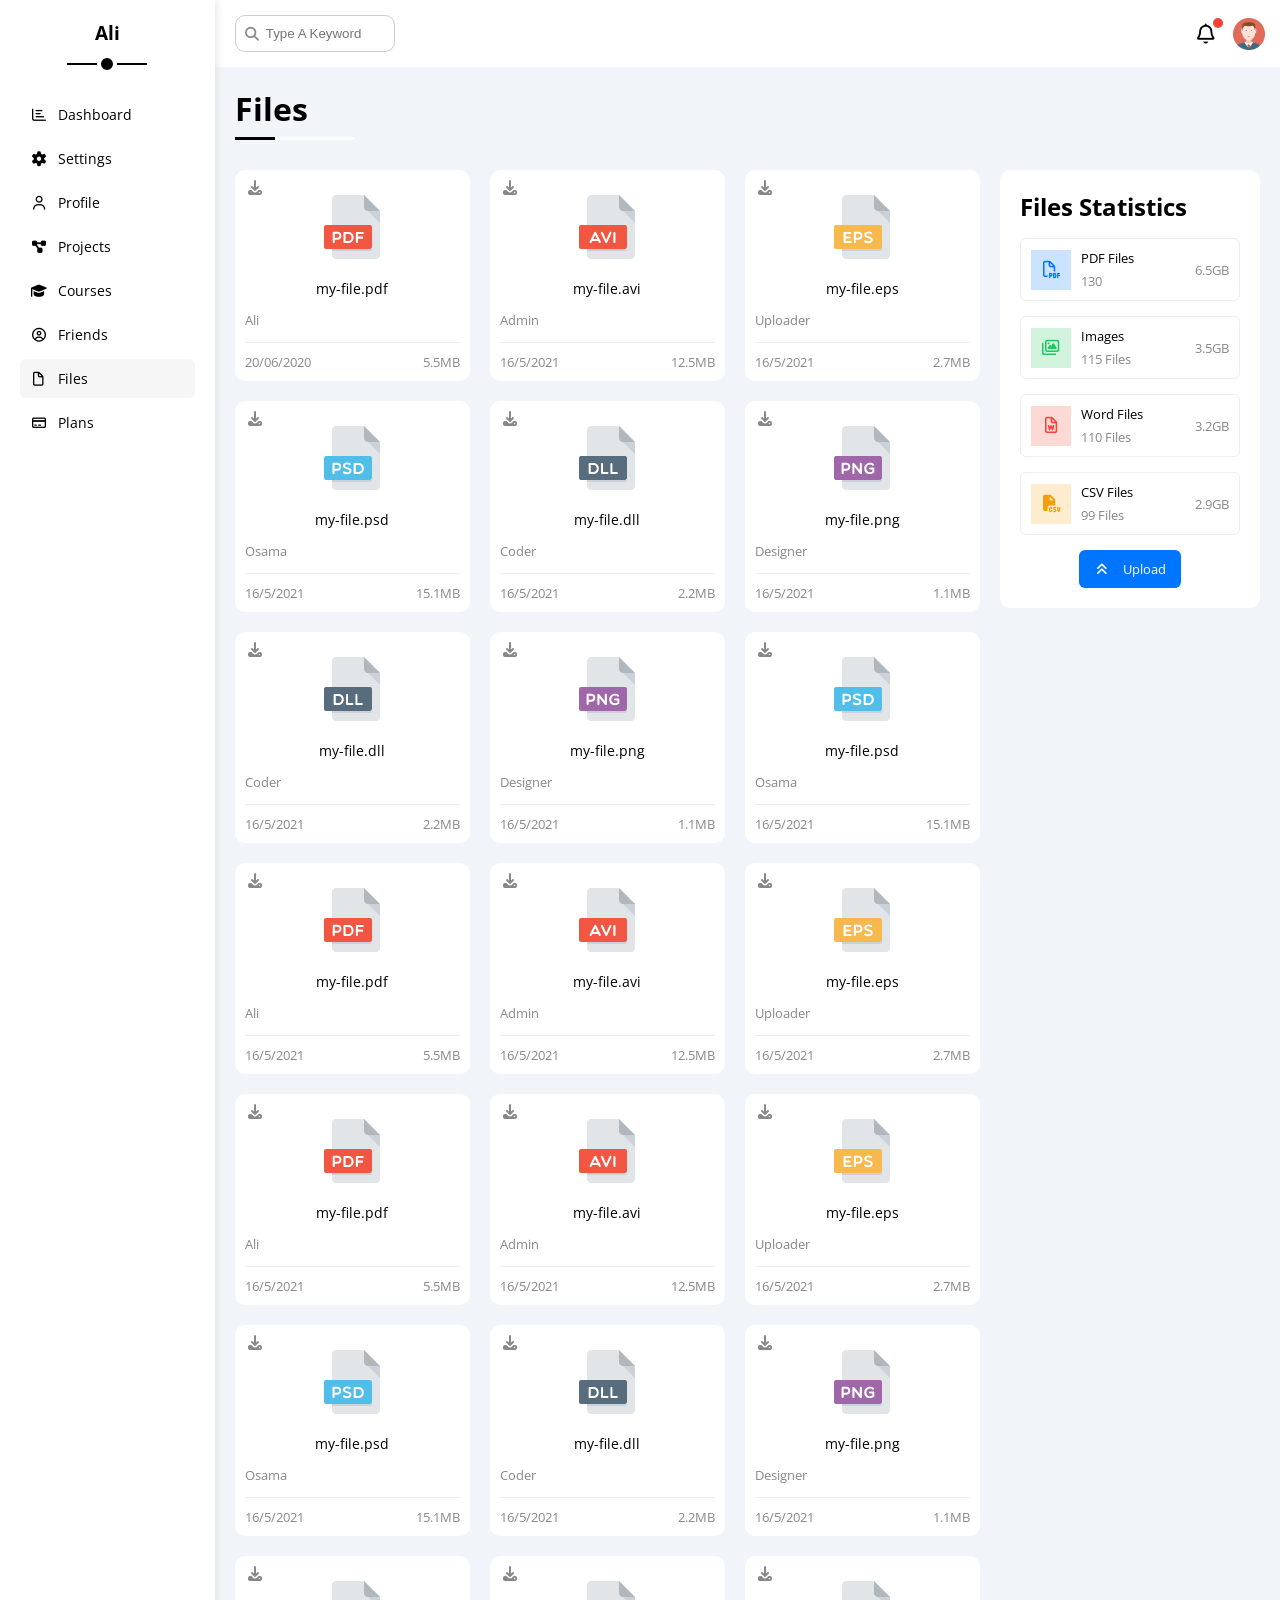
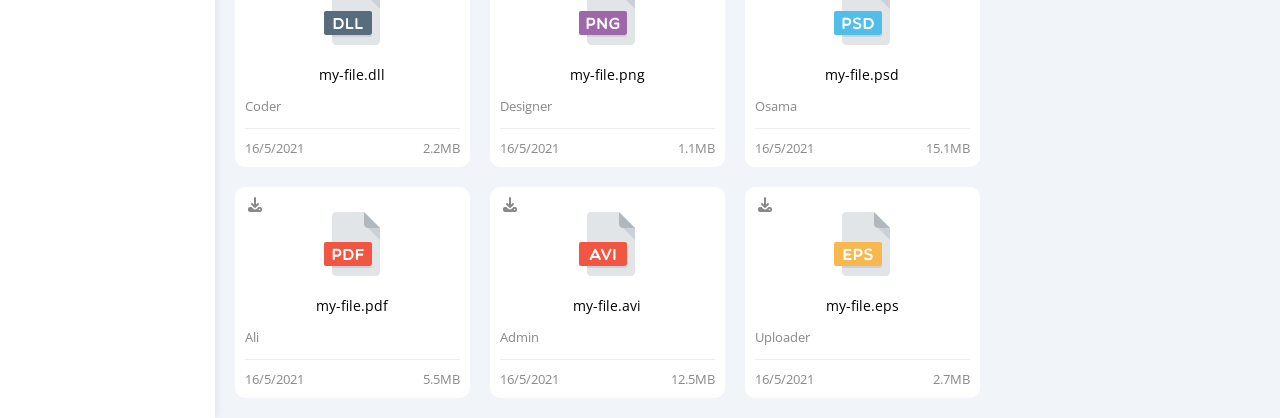
<file: files.html>
<!doctype html>
<html lang="en">
  <head>
    <meta charset="UTF-8" />
    <meta http-equiv="X-UA-Compatible" content="IE=edge" />
    <meta name="viewport" content="width=device-width, initial-scale=1.0" />
    <title>Files</title>
    <link rel="stylesheet" href="css/all.min.css" />
    <link rel="stylesheet" href="css/framework.css" />
    <link rel="stylesheet" href="css/master.css" />
    <link rel="preconnect" href="https://fonts.googleapis.com" />
    <link rel="preconnect" href="https://fonts.gstatic.com" crossorigin />
    <link
      href="https://fonts.googleapis.com/css2?family=Open+Sans:wght@300;500&#038;display=swap"
      rel="stylesheet"
    />
  </head>
  <body>
    <div class="page d-flex">
      <div class="sidebar bg-white p-20 p-relative">
        <h3 class="p-relative txt-c mt-0">Ali</h3>
        <ul>
          <li>
            <a
              class="d-flex align-center fs-14 c-black rad-6 p-10"
              href="index.html"
            >
              <i class="fa-regular fa-chart-bar fa-fw"></i>
              <span>Dashboard</span>
            </a>
          </li>
          <li>
            <a
              class="d-flex align-center fs-14 c-black rad-6 p-10"
              href="settings.html"
            >
              <i class="fa-solid fa-gear fa-fw"></i>
              <span>Settings</span>
            </a>
          </li>
          <li>
            <a
              class="d-flex align-center fs-14 c-black rad-6 p-10"
              href="profile.html"
            >
              <i class="fa-regular fa-user fa-fw"></i>
              <span>Profile</span>
            </a>
          </li>
          <li>
            <a
              class="d-flex align-center fs-14 c-black rad-6 p-10"
              href="projects.html"
            >
              <i class="fa-solid fa-diagram-project fa-fw"></i>
              <span>Projects</span>
            </a>
          </li>
          <li>
            <a
              class="d-flex align-center fs-14 c-black rad-6 p-10"
              href="courses.html"
            >
              <i class="fa-solid fa-graduation-cap fa-fw"></i>
              <span>Courses</span>
            </a>
          </li>
          <li>
            <a
              class="d-flex align-center fs-14 c-black rad-6 p-10"
              href="friends.html"
            >
              <i class="fa-regular fa-circle-user fa-fw"></i>
              <span>Friends</span>
            </a>
          </li>
          <li>
            <a
              class="active d-flex align-center fs-14 c-black rad-6 p-10"
              href="files.html"
            >
              <i class="fa-regular fa-file fa-fw"></i>
              <span>Files</span>
            </a>
          </li>
          <li>
            <a
              class="d-flex align-center fs-14 c-black rad-6 p-10"
              href="plans.html"
            >
              <i class="fa-regular fa-credit-card fa-fw"></i>
              <span>Plans</span>
            </a>
          </li>
        </ul>
      </div>
      <div class="content w-full">
        <!-- Start Head -->
        <div class="head bg-white p-15 between-flex">
          <div class="search p-relative">
            <input class="p-10" type="search" placeholder="Type A Keyword" />
          </div>
          <div class="icons d-flex align-center">
            <span class="notification p-relative">
              <i class="fa-regular fa-bell fa-lg"></i>
            </span>
            <img decoding="async" src="imgs/avatar.png" alt="" />
          </div>
        </div>
        <!-- End Head -->
        <h1 class="p-relative">Files</h1>
        <div class="files-page d-flex m-20 gap-20">
          <div class="files-stats p-20 bg-white rad-10">
            <h2 class="mt-0 mb-15 txt-c-mobile">Files Statistics</h2>
            <div class="d-flex align-center border-eee p-10 rad-6 mb-15 fs-13">
              <i
                class="fa-regular fa-file-pdf fa-lg blue center-flex c-blue icon"
              ></i>
              <div class="info">
                <span>PDF Files</span>
                <span class="c-grey d-block mt-5">130</span>
              </div>
              <div class="size c-grey">6.5GB</div>
            </div>
            <div class="d-flex align-center border-eee p-10 rad-6 mb-15 fs-13">
              <i
                class="fa-regular fa-images fa-lg green center-flex c-green icon"
              ></i>
              <div class="info">
                <span>Images</span>
                <span class="c-grey d-block mt-5">115 Files</span>
              </div>
              <div class="size c-grey">3.5GB</div>
            </div>
            <div class="d-flex align-center border-eee p-10 rad-6 mb-15 fs-13">
              <i
                class="fa-regular fa-file-word fa-lg red center-flex c-red icon"
              ></i>
              <div class="info">
                <span>Word Files</span>
                <span class="c-grey d-block mt-5">110 Files</span>
              </div>
              <div class="size c-grey">3.2GB</div>
            </div>
            <div class="d-flex align-center border-eee p-10 rad-6 fs-13">
              <i
                class="fa-solid fa-file-csv fa-lg orange center-flex c-orange icon"
              ></i>
              <div class="info">
                <span>CSV Files</span>
                <span class="c-grey d-block mt-5">99 Files</span>
              </div>
              <div class="size c-grey">2.9GB</div>
            </div>
            <a
              class="upload bg-blue c-white fs-13 rad-6 d-block w-fit"
              href="#"
            >
              <i class="fa-solid fa-angles-up mr-10"></i>
              Upload
            </a>
          </div>
          <div class="files-content d-grid gap-20">
            <div class="file bg-white p-10 rad-10">
              <i class="fa-solid fa-download c-grey p-absolute"></i>
              <div class="icon txt-c">
                <img
                  decoding="async"
                  class="mt-15 mb-15"
                  src="imgs/pdf.svg"
                  alt=""
                />
              </div>
              <div class="txt-c mb-10 fs-14">my-file.pdf</div>
              <p class="c-grey fs-13">Ali</p>
              <div class="info between-flex mt-10 pt-10 fs-13 c-grey">
                <span>20/06/2020</span>
                <span>5.5MB</span>
              </div>
            </div>
            <div class="file bg-white p-10 rad-10">
              <i class="fa-solid fa-download c-grey p-absolute"></i>
              <div class="icon txt-c">
                <img
                  decoding="async"
                  class="mt-15 mb-15"
                  src="imgs/avi.svg"
                  alt=""
                />
              </div>
              <div class="txt-c mb-10 fs-14">my-file.avi</div>
              <p class="c-grey fs-13">Admin</p>
              <div class="info between-flex mt-10 pt-10 fs-13 c-grey">
                <span>16/5/2021</span>
                <span>12.5MB</span>
              </div>
            </div>
            <div class="file bg-white p-10 rad-10">
              <i class="fa-solid fa-download c-grey p-absolute"></i>
              <div class="icon txt-c">
                <img
                  decoding="async"
                  class="mt-15 mb-15"
                  src="imgs/eps.svg"
                  alt=""
                />
              </div>
              <div class="txt-c mb-10 fs-14">my-file.eps</div>
              <p class="c-grey fs-13">Uploader</p>
              <div class="info between-flex mt-10 pt-10 fs-13 c-grey">
                <span>16/5/2021</span>
                <span>2.7MB</span>
              </div>
            </div>
            <div class="file bg-white p-10 rad-10">
              <i class="fa-solid fa-download c-grey p-absolute"></i>
              <div class="icon txt-c">
                <img
                  decoding="async"
                  class="mt-15 mb-15"
                  src="imgs/psd.svg"
                  alt=""
                />
              </div>
              <div class="txt-c mb-10 fs-14">my-file.psd</div>
              <p class="c-grey fs-13">Osama</p>
              <div class="info between-flex mt-10 pt-10 fs-13 c-grey">
                <span>16/5/2021</span>
                <span>15.1MB</span>
              </div>
            </div>
            <div class="file bg-white p-10 rad-10">
              <i class="fa-solid fa-download c-grey p-absolute"></i>
              <div class="icon txt-c">
                <img
                  decoding="async"
                  class="mt-15 mb-15"
                  src="imgs/dll.svg"
                  alt=""
                />
              </div>
              <div class="txt-c mb-10 fs-14">my-file.dll</div>
              <p class="c-grey fs-13">Coder</p>
              <div class="info between-flex mt-10 pt-10 fs-13 c-grey">
                <span>16/5/2021</span>
                <span>2.2MB</span>
              </div>
            </div>
            <div class="file bg-white p-10 rad-10">
              <i class="fa-solid fa-download c-grey p-absolute"></i>
              <div class="icon txt-c">
                <img
                  decoding="async"
                  class="mt-15 mb-15"
                  src="imgs/png.svg"
                  alt=""
                />
              </div>
              <div class="txt-c mb-10 fs-14">my-file.png</div>
              <p class="c-grey fs-13">Designer</p>
              <div class="info between-flex mt-10 pt-10 fs-13 c-grey">
                <span>16/5/2021</span>
                <span>1.1MB</span>
              </div>
            </div>
            <div class="file bg-white p-10 rad-10">
              <i class="fa-solid fa-download c-grey p-absolute"></i>
              <div class="icon txt-c">
                <img
                  decoding="async"
                  class="mt-15 mb-15"
                  src="imgs/dll.svg"
                  alt=""
                />
              </div>
              <div class="txt-c mb-10 fs-14">my-file.dll</div>
              <p class="c-grey fs-13">Coder</p>
              <div class="info between-flex mt-10 pt-10 fs-13 c-grey">
                <span>16/5/2021</span>
                <span>2.2MB</span>
              </div>
            </div>
            <div class="file bg-white p-10 rad-10">
              <i class="fa-solid fa-download c-grey p-absolute"></i>
              <div class="icon txt-c">
                <img
                  decoding="async"
                  class="mt-15 mb-15"
                  src="imgs/png.svg"
                  alt=""
                />
              </div>
              <div class="txt-c mb-10 fs-14">my-file.png</div>
              <p class="c-grey fs-13">Designer</p>
              <div class="info between-flex mt-10 pt-10 fs-13 c-grey">
                <span>16/5/2021</span>
                <span>1.1MB</span>
              </div>
            </div>
            <div class="file bg-white p-10 rad-10">
              <i class="fa-solid fa-download c-grey p-absolute"></i>
              <div class="icon txt-c">
                <img
                  decoding="async"
                  class="mt-15 mb-15"
                  src="imgs/psd.svg"
                  alt=""
                />
              </div>
              <div class="txt-c mb-10 fs-14">my-file.psd</div>
              <p class="c-grey fs-13">Osama</p>
              <div class="info between-flex mt-10 pt-10 fs-13 c-grey">
                <span>16/5/2021</span>
                <span>15.1MB</span>
              </div>
            </div>
            <div class="file bg-white p-10 rad-10">
              <i class="fa-solid fa-download c-grey p-absolute"></i>
              <div class="icon txt-c">
                <img
                  decoding="async"
                  class="mt-15 mb-15"
                  src="imgs/pdf.svg"
                  alt=""
                />
              </div>
              <div class="txt-c mb-10 fs-14">my-file.pdf</div>
              <p class="c-grey fs-13">Ali</p>
              <div class="info between-flex mt-10 pt-10 fs-13 c-grey">
                <span>16/5/2021</span>
                <span>5.5MB</span>
              </div>
            </div>
            <div class="file bg-white p-10 rad-10">
              <i class="fa-solid fa-download c-grey p-absolute"></i>
              <div class="icon txt-c">
                <img
                  decoding="async"
                  class="mt-15 mb-15"
                  src="imgs/avi.svg"
                  alt=""
                />
              </div>
              <div class="txt-c mb-10 fs-14">my-file.avi</div>
              <p class="c-grey fs-13">Admin</p>
              <div class="info between-flex mt-10 pt-10 fs-13 c-grey">
                <span>16/5/2021</span>
                <span>12.5MB</span>
              </div>
            </div>
            <div class="file bg-white p-10 rad-10">
              <i class="fa-solid fa-download c-grey p-absolute"></i>
              <div class="icon txt-c">
                <img
                  decoding="async"
                  class="mt-15 mb-15"
                  src="imgs/eps.svg"
                  alt=""
                />
              </div>
              <div class="txt-c mb-10 fs-14">my-file.eps</div>
              <p class="c-grey fs-13">Uploader</p>
              <div class="info between-flex mt-10 pt-10 fs-13 c-grey">
                <span>16/5/2021</span>
                <span>2.7MB</span>
              </div>
            </div>
            <div class="file bg-white p-10 rad-10">
              <i class="fa-solid fa-download c-grey p-absolute"></i>
              <div class="icon txt-c">
                <img
                  decoding="async"
                  class="mt-15 mb-15"
                  src="imgs/pdf.svg"
                  alt=""
                />
              </div>
              <div class="txt-c mb-10 fs-14">my-file.pdf</div>
              <p class="c-grey fs-13">Ali</p>
              <div class="info between-flex mt-10 pt-10 fs-13 c-grey">
                <span>16/5/2021</span>
                <span>5.5MB</span>
              </div>
            </div>
            <div class="file bg-white p-10 rad-10">
              <i class="fa-solid fa-download c-grey p-absolute"></i>
              <div class="icon txt-c">
                <img
                  decoding="async"
                  class="mt-15 mb-15"
                  src="imgs/avi.svg"
                  alt=""
                />
              </div>
              <div class="txt-c mb-10 fs-14">my-file.avi</div>
              <p class="c-grey fs-13">Admin</p>
              <div class="info between-flex mt-10 pt-10 fs-13 c-grey">
                <span>16/5/2021</span>
                <span>12.5MB</span>
              </div>
            </div>
            <div class="file bg-white p-10 rad-10">
              <i class="fa-solid fa-download c-grey p-absolute"></i>
              <div class="icon txt-c">
                <img
                  decoding="async"
                  class="mt-15 mb-15"
                  src="imgs/eps.svg"
                  alt=""
                />
              </div>
              <div class="txt-c mb-10 fs-14">my-file.eps</div>
              <p class="c-grey fs-13">Uploader</p>
              <div class="info between-flex mt-10 pt-10 fs-13 c-grey">
                <span>16/5/2021</span>
                <span>2.7MB</span>
              </div>
            </div>
            <div class="file bg-white p-10 rad-10">
              <i class="fa-solid fa-download c-grey p-absolute"></i>
              <div class="icon txt-c">
                <img
                  decoding="async"
                  class="mt-15 mb-15"
                  src="imgs/psd.svg"
                  alt=""
                />
              </div>
              <div class="txt-c mb-10 fs-14">my-file.psd</div>
              <p class="c-grey fs-13">Osama</p>
              <div class="info between-flex mt-10 pt-10 fs-13 c-grey">
                <span>16/5/2021</span>
                <span>15.1MB</span>
              </div>
            </div>
            <div class="file bg-white p-10 rad-10">
              <i class="fa-solid fa-download c-grey p-absolute"></i>
              <div class="icon txt-c">
                <img
                  decoding="async"
                  class="mt-15 mb-15"
                  src="imgs/dll.svg"
                  alt=""
                />
              </div>
              <div class="txt-c mb-10 fs-14">my-file.dll</div>
              <p class="c-grey fs-13">Coder</p>
              <div class="info between-flex mt-10 pt-10 fs-13 c-grey">
                <span>16/5/2021</span>
                <span>2.2MB</span>
              </div>
            </div>
            <div class="file bg-white p-10 rad-10">
              <i class="fa-solid fa-download c-grey p-absolute"></i>
              <div class="icon txt-c">
                <img
                  decoding="async"
                  class="mt-15 mb-15"
                  src="imgs/png.svg"
                  alt=""
                />
              </div>
              <div class="txt-c mb-10 fs-14">my-file.png</div>
              <p class="c-grey fs-13">Designer</p>
              <div class="info between-flex mt-10 pt-10 fs-13 c-grey">
                <span>16/5/2021</span>
                <span>1.1MB</span>
              </div>
            </div>
            <div class="file bg-white p-10 rad-10">
              <i class="fa-solid fa-download c-grey p-absolute"></i>
              <div class="icon txt-c">
                <img
                  decoding="async"
                  class="mt-15 mb-15"
                  src="imgs/dll.svg"
                  alt=""
                />
              </div>
              <div class="txt-c mb-10 fs-14">my-file.dll</div>
              <p class="c-grey fs-13">Coder</p>
              <div class="info between-flex mt-10 pt-10 fs-13 c-grey">
                <span>16/5/2021</span>
                <span>2.2MB</span>
              </div>
            </div>
            <div class="file bg-white p-10 rad-10">
              <i class="fa-solid fa-download c-grey p-absolute"></i>
              <div class="icon txt-c">
                <img
                  decoding="async"
                  class="mt-15 mb-15"
                  src="imgs/png.svg"
                  alt=""
                />
              </div>
              <div class="txt-c mb-10 fs-14">my-file.png</div>
              <p class="c-grey fs-13">Designer</p>
              <div class="info between-flex mt-10 pt-10 fs-13 c-grey">
                <span>16/5/2021</span>
                <span>1.1MB</span>
              </div>
            </div>
            <div class="file bg-white p-10 rad-10">
              <i class="fa-solid fa-download c-grey p-absolute"></i>
              <div class="icon txt-c">
                <img
                  decoding="async"
                  class="mt-15 mb-15"
                  src="imgs/psd.svg"
                  alt=""
                />
              </div>
              <div class="txt-c mb-10 fs-14">my-file.psd</div>
              <p class="c-grey fs-13">Osama</p>
              <div class="info between-flex mt-10 pt-10 fs-13 c-grey">
                <span>16/5/2021</span>
                <span>15.1MB</span>
              </div>
            </div>
            <div class="file bg-white p-10 rad-10">
              <i class="fa-solid fa-download c-grey p-absolute"></i>
              <div class="icon txt-c">
                <img
                  decoding="async"
                  class="mt-15 mb-15"
                  src="imgs/pdf.svg"
                  alt=""
                />
              </div>
              <div class="txt-c mb-10 fs-14">my-file.pdf</div>
              <p class="c-grey fs-13">Ali</p>
              <div class="info between-flex mt-10 pt-10 fs-13 c-grey">
                <span>16/5/2021</span>
                <span>5.5MB</span>
              </div>
            </div>
            <div class="file bg-white p-10 rad-10">
              <i class="fa-solid fa-download c-grey p-absolute"></i>
              <div class="icon txt-c">
                <img
                  decoding="async"
                  class="mt-15 mb-15"
                  src="imgs/avi.svg"
                  alt=""
                />
              </div>
              <div class="txt-c mb-10 fs-14">my-file.avi</div>
              <p class="c-grey fs-13">Admin</p>
              <div class="info between-flex mt-10 pt-10 fs-13 c-grey">
                <span>16/5/2021</span>
                <span>12.5MB</span>
              </div>
            </div>
            <div class="file bg-white p-10 rad-10">
              <i class="fa-solid fa-download c-grey p-absolute"></i>
              <div class="icon txt-c">
                <img
                  decoding="async"
                  class="mt-15 mb-15"
                  src="imgs/eps.svg"
                  alt=""
                />
              </div>
              <div class="txt-c mb-10 fs-14">my-file.eps</div>
              <p class="c-grey fs-13">Uploader</p>
              <div class="info between-flex mt-10 pt-10 fs-13 c-grey">
                <span>16/5/2021</span>
                <span>2.7MB</span>
              </div>
            </div>
          </div>
        </div>
      </div>
    </div>
  </body>
</html>
</file>
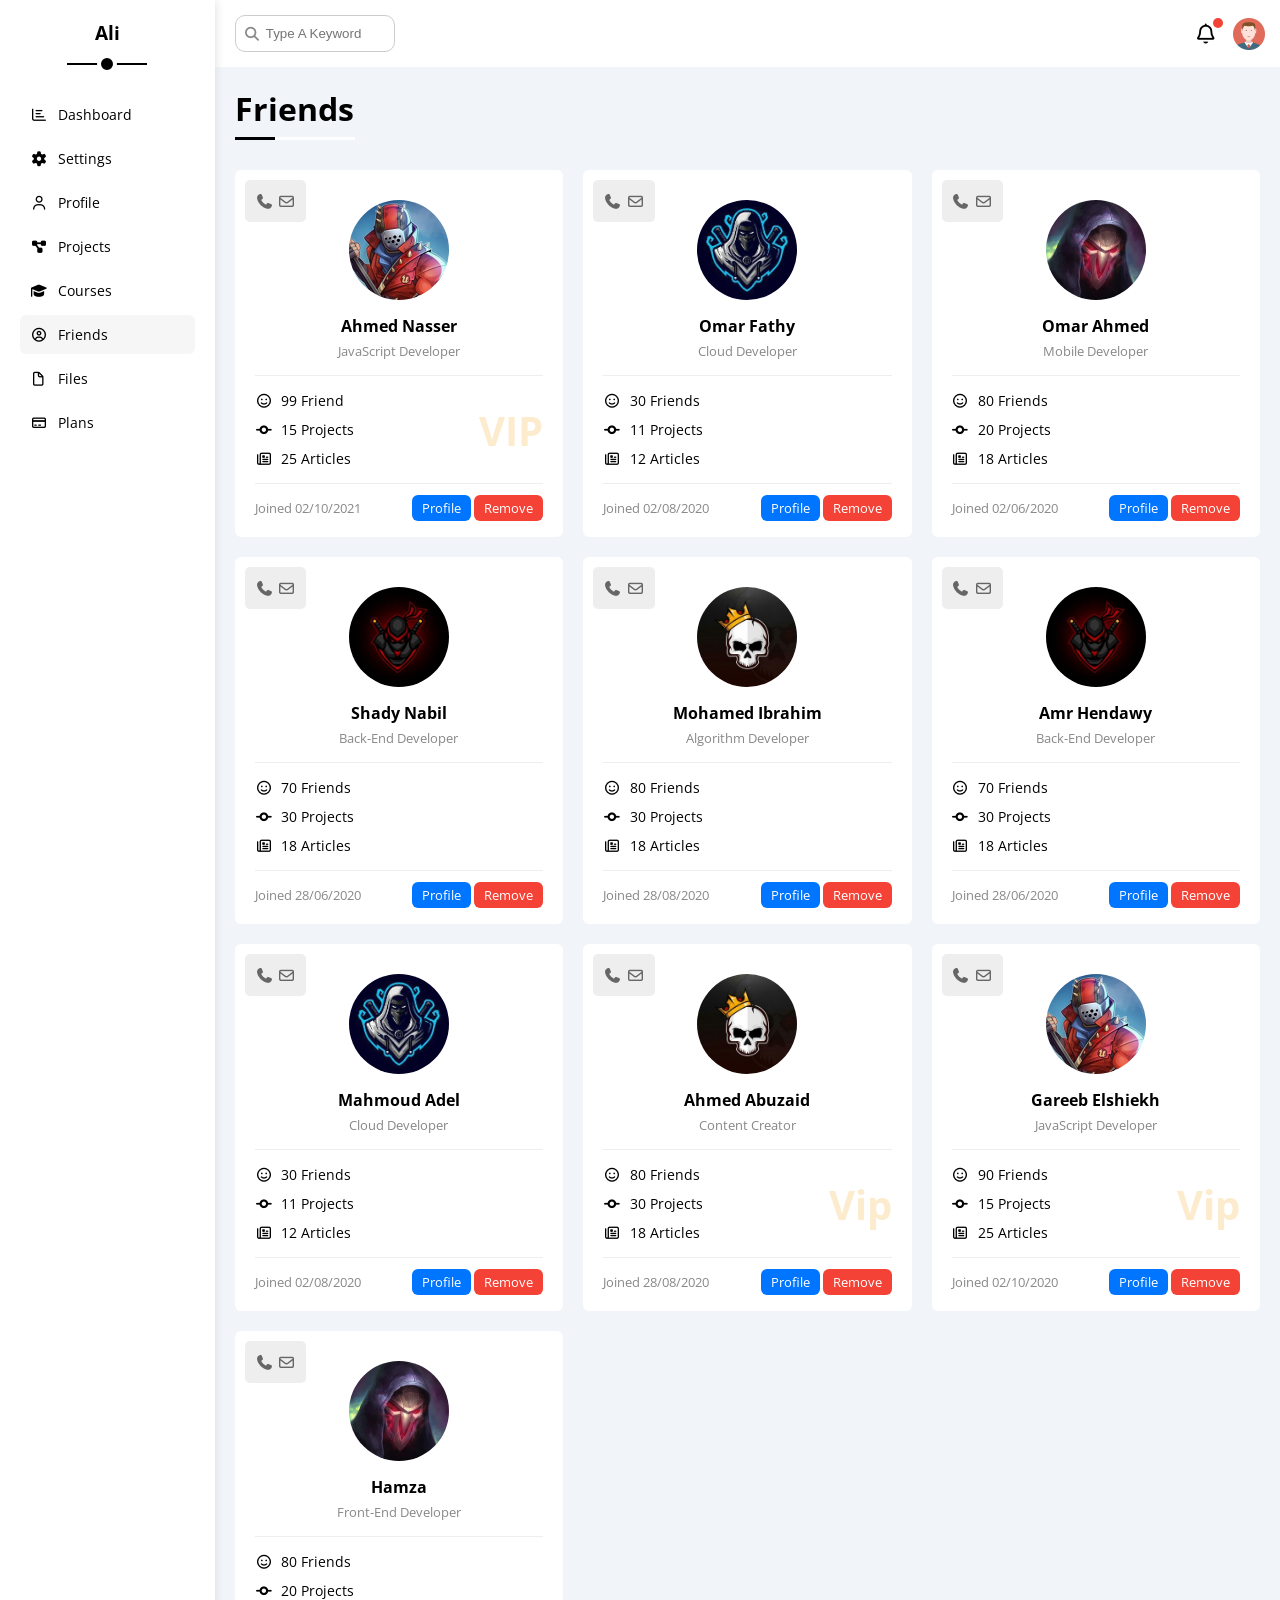
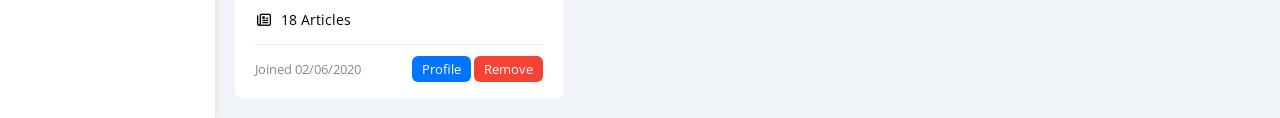
<file: friends.html>
<!doctype html>
<html lang="en">
  <head>
    <meta charset="UTF-8" />
    <meta http-equiv="X-UA-Compatible" content="IE=edge" />
    <meta name="viewport" content="width=device-width, initial-scale=1.0" />
    <title>Friends</title>
    <link rel="stylesheet" href="css/all.min.css" />
    <link rel="stylesheet" href="css/framework.css" />
    <link rel="stylesheet" href="css/master.css" />
    <link rel="preconnect" href="https://fonts.googleapis.com" />
    <link rel="preconnect" href="https://fonts.gstatic.com" crossorigin />
    <link
      href="https://fonts.googleapis.com/css2?family=Open+Sans:wght@300;500&#038;display=swap"
      rel="stylesheet"
    />
  </head>
  <body>
    <div class="page d-flex">
      <div class="sidebar bg-white p-20 p-relative">
        <h3 class="p-relative txt-c mt-0">Ali</h3>
        <ul>
          <li>
            <a
              class="d-flex align-center fs-14 c-black rad-6 p-10"
              href="index.html"
            >
              <i class="fa-regular fa-chart-bar fa-fw"></i>
              <span>Dashboard</span>
            </a>
          </li>
          <li>
            <a
              class="d-flex align-center fs-14 c-black rad-6 p-10"
              href="settings.html"
            >
              <i class="fa-solid fa-gear fa-fw"></i>
              <span>Settings</span>
            </a>
          </li>
          <li>
            <a
              class="d-flex align-center fs-14 c-black rad-6 p-10"
              href="profile.html"
            >
              <i class="fa-regular fa-user fa-fw"></i>
              <span>Profile</span>
            </a>
          </li>
          <li>
            <a
              class="d-flex align-center fs-14 c-black rad-6 p-10"
              href="projects.html"
            >
              <i class="fa-solid fa-diagram-project fa-fw"></i>
              <span>Projects</span>
            </a>
          </li>
          <li>
            <a
              class="d-flex align-center fs-14 c-black rad-6 p-10"
              href="courses.html"
            >
              <i class="fa-solid fa-graduation-cap fa-fw"></i>
              <span>Courses</span>
            </a>
          </li>
          <li>
            <a
              class="active d-flex align-center fs-14 c-black rad-6 p-10"
              href="friends.html"
            >
              <i class="fa-regular fa-circle-user fa-fw"></i>
              <span>Friends</span>
            </a>
          </li>
          <li>
            <a
              class="d-flex align-center fs-14 c-black rad-6 p-10"
              href="files.html"
            >
              <i class="fa-regular fa-file fa-fw"></i>
              <span>Files</span>
            </a>
          </li>
          <li>
            <a
              class="d-flex align-center fs-14 c-black rad-6 p-10"
              href="plans.html"
            >
              <i class="fa-regular fa-credit-card fa-fw"></i>
              <span>Plans</span>
            </a>
          </li>
        </ul>
      </div>
      <div class="content w-full">
        <!-- Start Head -->
        <div class="head bg-white p-15 between-flex">
          <div class="search p-relative">
            <input class="p-10" type="search" placeholder="Type A Keyword" />
          </div>
          <div class="icons d-flex align-center">
            <span class="notification p-relative">
              <i class="fa-regular fa-bell fa-lg"></i>
            </span>
            <img decoding="async" src="imgs/avatar.png" alt="" />
          </div>
        </div>
        <!-- End Head -->
        <h1 class="p-relative">Friends</h1>
        <div class="friends-page d-grid m-20 gap-20">
          <div class="friend bg-white rad-6 p-20 p-relative">
            <div class="contact">
              <i class="fa-solid fa-phone"></i>
              <i class="fa-regular fa-envelope"></i>
            </div>
            <div class="txt-c">
              <img
                decoding="async"
                class="rad-half mt-10 mb-10 w-100 h-100"
                src="imgs/friend-01.jpg"
                alt=""
              />
              <h4 class="m-0">Ahmed Nasser</h4>
              <p class="c-grey fs-13 mt-5 mb-0">JavaScript Developer</p>
            </div>
            <div class="icons fs-14 p-relative">
              <div class="mb-10">
                <i class="fa-regular fa-face-smile fa-fw"></i>
                <span>99 Friend</span>
              </div>
              <div class="mb-10">
                <i class="fa-solid fa-code-commit fa-fw"></i>
                <span>15 Projects</span>
              </div>
              <div>
                <i class="fa-regular fa-newspaper fa-fw"></i>
                <span>25 Articles</span>
              </div>
              <span class="vip fw-bold c-orange">VIP</span>
            </div>
            <div class="info between-flex fs-13">
              <span class="c-grey">Joined 02/10/2021</span>
              <div>
                <a class="bg-blue c-white btn-shape" href="profile.html"
                  >Profile</a
                >
                <a class="bg-red c-white btn-shape" href="#">Remove</a>
              </div>
            </div>
          </div>
          <div class="friend bg-white rad-6 p-20 p-relative">
            <div class="contact">
              <i class="fa-solid fa-phone"></i>
              <i class="fa-regular fa-envelope"></i>
            </div>
            <div class="txt-c">
              <img
                decoding="async"
                class="rad-half mt-10 mb-10 w-100 h-100"
                src="imgs/friend-02.jpg"
                alt=""
              />
              <h4 class="m-0">Omar Fathy</h4>
              <p class="c-grey fs-13 mt-5 mb-0">Cloud Developer</p>
            </div>
            <div class="icons fs-14 p-relative">
              <div class="mb-10">
                <i class="fa-regular fa-face-smile fa-fw"></i>
                <span>30 Friends</span>
              </div>
              <div class="mb-10">
                <i class="fa-solid fa-code-commit fa-fw"></i>
                <span>11 Projects</span>
              </div>
              <div>
                <i class="fa-regular fa-newspaper fa-fw"></i>
                <span>12 Articles</span>
              </div>
            </div>
            <div class="info between-flex fs-13">
              <span class="c-grey">Joined 02/08/2020</span>
              <div>
                <a class="bg-blue c-white btn-shape" href="profile.html"
                  >Profile</a
                >
                <a class="bg-red c-white btn-shape" href="">Remove</a>
              </div>
            </div>
          </div>
          <div class="friend bg-white rad-6 p-20 p-relative">
            <div class="contact">
              <i class="fa-solid fa-phone"></i>
              <i class="fa-regular fa-envelope"></i>
            </div>
            <div class="txt-c">
              <img
                decoding="async"
                class="rad-half mt-10 mb-10 w-100 h-100"
                src="imgs/friend-03.jpg"
                alt=""
              />
              <h4 class="m-0">Omar Ahmed</h4>
              <p class="c-grey fs-13 mt-5 mb-0">Mobile Developer</p>
            </div>
            <div class="icons fs-14 p-relative">
              <div class="mb-10">
                <i class="fa-regular fa-face-smile fa-fw"></i>
                <span>80 Friends</span>
              </div>
              <div class="mb-10">
                <i class="fa-solid fa-code-commit fa-fw"></i>
                <span>20 Projects</span>
              </div>
              <div>
                <i class="fa-regular fa-newspaper fa-fw"></i>
                <span>18 Articles</span>
              </div>
            </div>
            <div class="info between-flex fs-13">
              <span class="c-grey">Joined 02/06/2020</span>
              <div>
                <a class="bg-blue c-white btn-shape" href="profile.html"
                  >Profile</a
                >
                <a class="bg-red c-white btn-shape" href="">Remove</a>
              </div>
            </div>
          </div>
          <div class="friend bg-white rad-6 p-20 p-relative">
            <div class="contact">
              <i class="fa-solid fa-phone"></i>
              <i class="fa-regular fa-envelope"></i>
            </div>
            <div class="txt-c">
              <img
                decoding="async"
                class="rad-half mt-10 mb-10 w-100 h-100"
                src="imgs/friend-04.jpg"
                alt=""
              />
              <h4 class="m-0">Shady Nabil</h4>
              <p class="c-grey fs-13 mt-5 mb-0">Back-End Developer</p>
            </div>
            <div class="icons fs-14 p-relative">
              <div class="mb-10">
                <i class="fa-regular fa-face-smile fa-fw"></i>
                <span>70 Friends</span>
              </div>
              <div class="mb-10">
                <i class="fa-solid fa-code-commit fa-fw"></i>
                <span>30 Projects</span>
              </div>
              <div>
                <i class="fa-regular fa-newspaper fa-fw"></i>
                <span>18 Articles</span>
              </div>
            </div>
            <div class="info between-flex fs-13">
              <span class="c-grey">Joined 28/06/2020</span>
              <div>
                <a class="bg-blue c-white btn-shape" href="profile.html"
                  >Profile</a
                >
                <a class="bg-red c-white btn-shape" href="">Remove</a>
              </div>
            </div>
          </div>
          <div class="friend bg-white rad-6 p-20 p-relative">
            <div class="contact">
              <i class="fa-solid fa-phone"></i>
              <i class="fa-regular fa-envelope"></i>
            </div>
            <div class="txt-c">
              <img
                decoding="async"
                class="rad-half mt-10 mb-10 w-100 h-100"
                src="imgs/friend-05.jpg"
                alt=""
              />
              <h4 class="m-0">Mohamed Ibrahim</h4>
              <p class="c-grey fs-13 mt-5 mb-0">Algorithm Developer</p>
            </div>
            <div class="icons fs-14 p-relative">
              <div class="mb-10">
                <i class="fa-regular fa-face-smile fa-fw"></i>
                <span>80 Friends</span>
              </div>
              <div class="mb-10">
                <i class="fa-solid fa-code-commit fa-fw"></i>
                <span>30 Projects</span>
              </div>
              <div>
                <i class="fa-regular fa-newspaper fa-fw"></i>
                <span>18 Articles</span>
              </div>
            </div>
            <div class="info between-flex fs-13">
              <span class="c-grey">Joined 28/08/2020</span>
              <div>
                <a class="bg-blue c-white btn-shape" href="profile.html"
                  >Profile</a
                >
                <a class="bg-red c-white btn-shape" href="">Remove</a>
              </div>
            </div>
          </div>
          <div class="friend bg-white rad-6 p-20 p-relative">
            <div class="contact">
              <i class="fa-solid fa-phone"></i>
              <i class="fa-regular fa-envelope"></i>
            </div>
            <div class="txt-c">
              <img
                decoding="async"
                class="rad-half mt-10 mb-10 w-100 h-100"
                src="imgs/friend-04.jpg"
                alt=""
              />
              <h4 class="m-0">Amr Hendawy</h4>
              <p class="c-grey fs-13 mt-5 mb-0">Back-End Developer</p>
            </div>
            <div class="icons fs-14 p-relative">
              <div class="mb-10">
                <i class="fa-regular fa-face-smile fa-fw"></i>
                <span>70 Friends</span>
              </div>
              <div class="mb-10">
                <i class="fa-solid fa-code-commit fa-fw"></i>
                <span>30 Projects</span>
              </div>
              <div>
                <i class="fa-regular fa-newspaper fa-fw"></i>
                <span>18 Articles</span>
              </div>
            </div>
            <div class="info between-flex fs-13">
              <span class="c-grey">Joined 28/06/2020</span>
              <div>
                <a class="bg-blue c-white btn-shape" href="profile.html"
                  >Profile</a
                >
                <a class="bg-red c-white btn-shape" href="">Remove</a>
              </div>
            </div>
          </div>
          <div class="friend bg-white rad-6 p-20 p-relative">
            <div class="contact">
              <i class="fa-solid fa-phone"></i>
              <i class="fa-regular fa-envelope"></i>
            </div>
            <div class="txt-c">
              <img
                decoding="async"
                class="rad-half mt-10 mb-10 w-100 h-100"
                src="imgs/friend-02.jpg"
                alt=""
              />
              <h4 class="m-0">Mahmoud Adel</h4>
              <p class="c-grey fs-13 mt-5 mb-0">Cloud Developer</p>
            </div>
            <div class="icons fs-14 p-relative">
              <div class="mb-10">
                <i class="fa-regular fa-face-smile fa-fw"></i>
                <span>30 Friends</span>
              </div>
              <div class="mb-10">
                <i class="fa-solid fa-code-commit fa-fw"></i>
                <span>11 Projects</span>
              </div>
              <div>
                <i class="fa-regular fa-newspaper fa-fw"></i>
                <span>12 Articles</span>
              </div>
            </div>
            <div class="info between-flex fs-13">
              <span class="c-grey">Joined 02/08/2020</span>
              <div>
                <a class="bg-blue c-white btn-shape" href="profile.html"
                  >Profile</a
                >
                <a class="bg-red c-white btn-shape" href="">Remove</a>
              </div>
            </div>
          </div>
          <div class="friend bg-white rad-6 p-20 p-relative">
            <div class="contact">
              <i class="fa-solid fa-phone"></i>
              <i class="fa-regular fa-envelope"></i>
            </div>
            <div class="txt-c">
              <img
                decoding="async"
                class="rad-half mt-10 mb-10 w-100 h-100"
                src="imgs/friend-05.jpg"
                alt=""
              />
              <h4 class="m-0">Ahmed Abuzaid</h4>
              <p class="c-grey fs-13 mt-5 mb-0">Content Creator</p>
            </div>
            <div class="icons fs-14 p-relative">
              <div class="mb-10">
                <i class="fa-regular fa-face-smile fa-fw"></i>
                <span>80 Friends</span>
              </div>
              <div class="mb-10">
                <i class="fa-solid fa-code-commit fa-fw"></i>
                <span>30 Projects</span>
              </div>
              <div>
                <i class="fa-regular fa-newspaper fa-fw"></i>
                <span>18 Articles</span>
              </div>
              <span class="vip fw-bold c-orange">Vip</span>
            </div>
            <div class="info between-flex fs-13">
              <span class="c-grey">Joined 28/08/2020</span>
              <div>
                <a class="bg-blue c-white btn-shape" href="profile.html"
                  >Profile</a
                >
                <a class="bg-red c-white btn-shape" href="">Remove</a>
              </div>
            </div>
          </div>
          <div class="friend bg-white rad-6 p-20 p-relative">
            <div class="contact">
              <i class="fa-solid fa-phone"></i>
              <i class="fa-regular fa-envelope"></i>
            </div>
            <div class="txt-c">
              <img
                decoding="async"
                class="rad-half mt-10 mb-10 w-100 h-100"
                src="imgs/friend-01.jpg"
                alt=""
              />
              <h4 class="m-0">Gareeb Elshiekh</h4>
              <p class="c-grey fs-13 mt-5 mb-0">JavaScript Developer</p>
            </div>
            <div class="icons fs-14 p-relative">
              <div class="mb-10">
                <i class="fa-regular fa-face-smile fa-fw"></i>
                <span>90 Friends</span>
              </div>
              <div class="mb-10">
                <i class="fa-solid fa-code-commit fa-fw"></i>
                <span>15 Projects</span>
              </div>
              <div>
                <i class="fa-regular fa-newspaper fa-fw"></i>
                <span>25 Articles</span>
              </div>
              <span class="vip fw-bold c-orange">Vip</span>
            </div>
            <div class="info between-flex fs-13">
              <span class="c-grey">Joined 02/10/2020</span>
              <div>
                <a class="bg-blue c-white btn-shape" href="profile.html"
                  >Profile</a
                >
                <a class="bg-red c-white btn-shape" href="">Remove</a>
              </div>
            </div>
          </div>
          <div class="friend bg-white rad-6 p-20 p-relative">
            <div class="contact">
              <i class="fa-solid fa-phone"></i>
              <i class="fa-regular fa-envelope"></i>
            </div>
            <div class="txt-c">
              <img
                decoding="async"
                class="rad-half mt-10 mb-10 w-100 h-100"
                src="imgs/friend-03.jpg"
                alt=""
              />
              <h4 class="m-0">Hamza</h4>
              <p class="c-grey fs-13 mt-5 mb-0">Front-End Developer</p>
            </div>
            <div class="icons fs-14 p-relative">
              <div class="mb-10">
                <i class="fa-regular fa-face-smile fa-fw"></i>
                <span>80 Friends</span>
              </div>
              <div class="mb-10">
                <i class="fa-solid fa-code-commit fa-fw"></i>
                <span>20 Projects</span>
              </div>
              <div>
                <i class="fa-regular fa-newspaper fa-fw"></i>
                <span>18 Articles</span>
              </div>
            </div>
            <div class="info between-flex fs-13">
              <span class="c-grey">Joined 02/06/2020</span>
              <div>
                <a class="bg-blue c-white btn-shape" href="profile.html"
                  >Profile</a
                >
                <a class="bg-red c-white btn-shape" href="">Remove</a>
              </div>
            </div>
          </div>
        </div>
      </div>
    </div>
  </body>
</html>
</file>
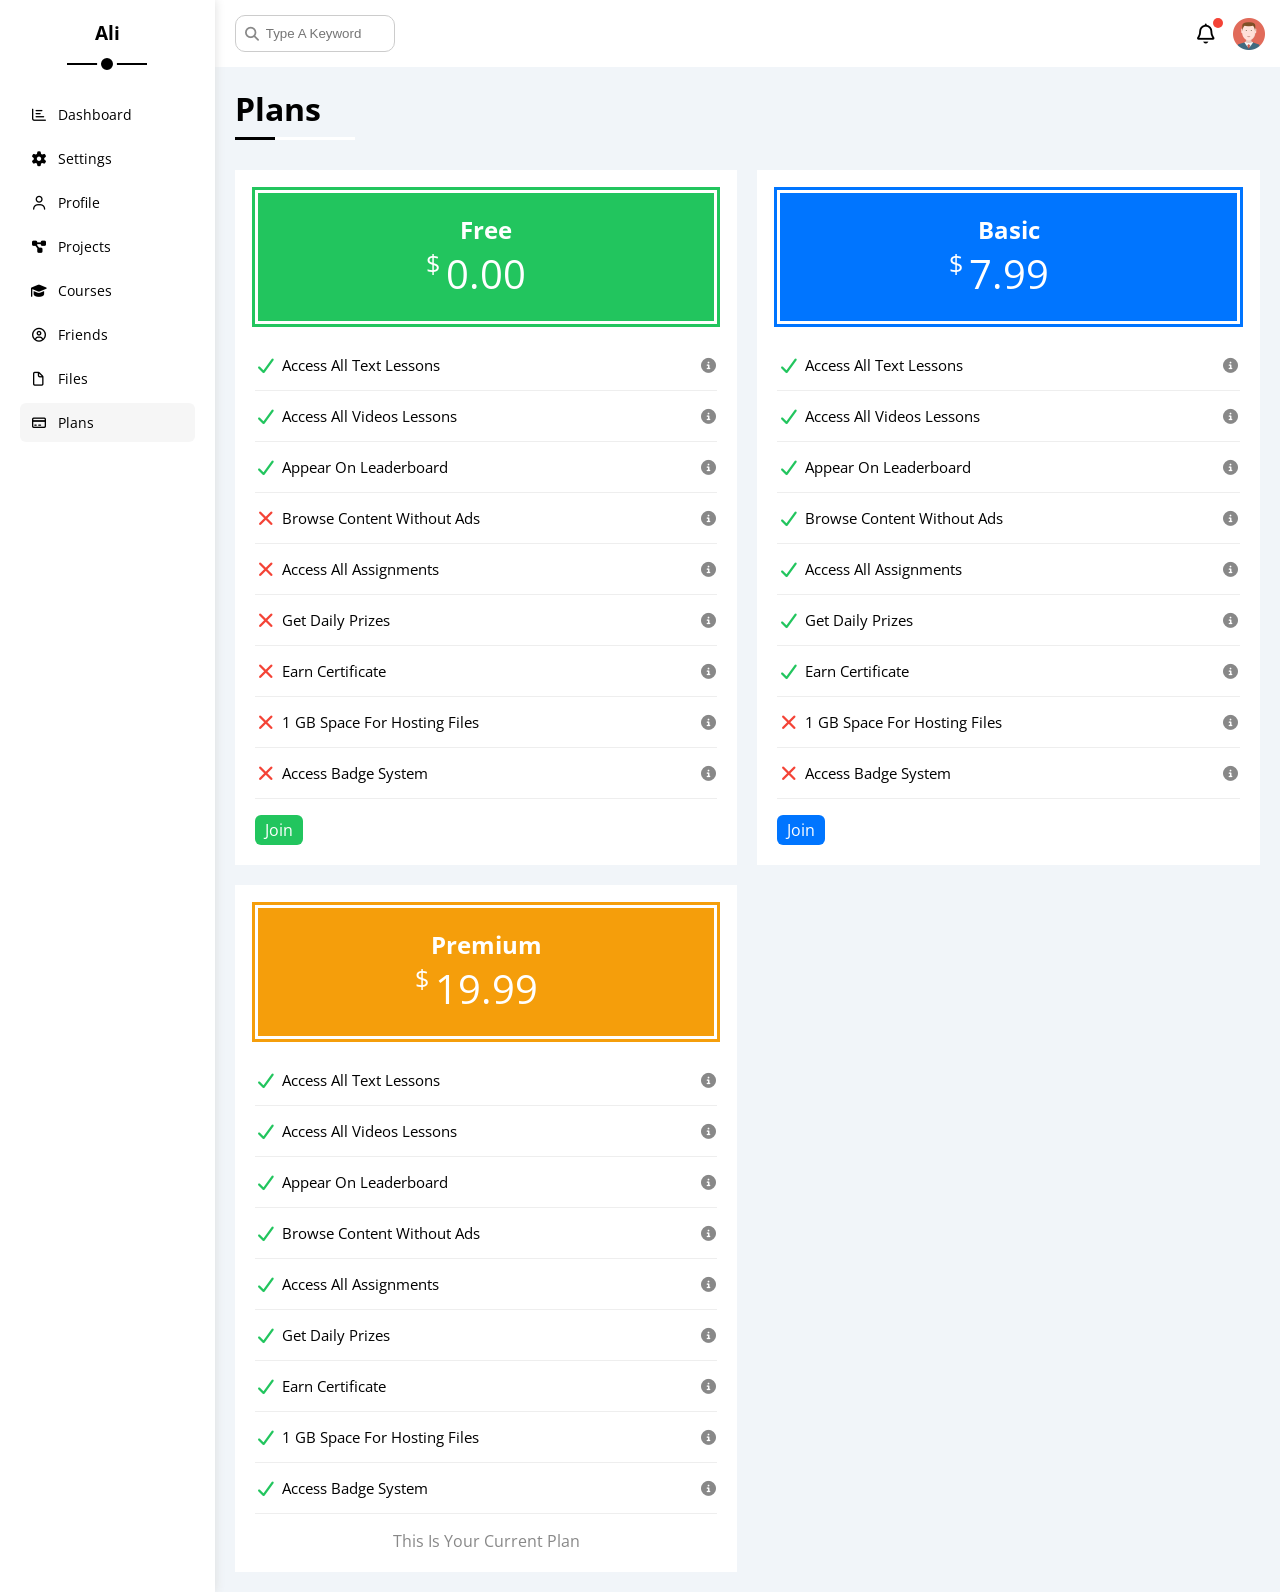
<file: plans.html>
<!doctype html>
<html lang="en">
  <head>
    <meta charset="UTF-8" />
    <meta http-equiv="X-UA-Compatible" content="IE=edge" />
    <meta name="viewport" content="width=device-width, initial-scale=1.0" />
    <title>Plans</title>
    <link rel="stylesheet" href="css/all.min.css" />
    <link rel="stylesheet" href="css/framework.css" />
    <link rel="stylesheet" href="css/master.css" />
    <link rel="preconnect" href="https://fonts.googleapis.com" />
    <link rel="preconnect" href="https://fonts.gstatic.com" crossorigin />
    <link
      href="https://fonts.googleapis.com/css2?family=Open+Sans:wght@300;500&#038;display=swap"
      rel="stylesheet"
    />
  </head>
  <body>
    <div class="page d-flex">
      <div class="sidebar bg-white p-20 p-relative">
        <h3 class="p-relative txt-c mt-0">Ali</h3>
        <ul>
          <li>
            <a
              class="d-flex align-center fs-14 c-black rad-6 p-10"
              href="index.html"
            >
              <i class="fa-regular fa-chart-bar fa-fw"></i>
              <span>Dashboard</span>
            </a>
          </li>
          <li>
            <a
              class="d-flex align-center fs-14 c-black rad-6 p-10"
              href="settings.html"
            >
              <i class="fa-solid fa-gear fa-fw"></i>
              <span>Settings</span>
            </a>
          </li>
          <li>
            <a
              class="d-flex align-center fs-14 c-black rad-6 p-10"
              href="profile.html"
            >
              <i class="fa-regular fa-user fa-fw"></i>
              <span>Profile</span>
            </a>
          </li>
          <li>
            <a
              class="d-flex align-center fs-14 c-black rad-6 p-10"
              href="projects.html"
            >
              <i class="fa-solid fa-diagram-project fa-fw"></i>
              <span>Projects</span>
            </a>
          </li>
          <li>
            <a
              class="d-flex align-center fs-14 c-black rad-6 p-10"
              href="courses.html"
            >
              <i class="fa-solid fa-graduation-cap fa-fw"></i>
              <span>Courses</span>
            </a>
          </li>
          <li>
            <a
              class="d-flex align-center fs-14 c-black rad-6 p-10"
              href="friends.html"
            >
              <i class="fa-regular fa-circle-user fa-fw"></i>
              <span>Friends</span>
            </a>
          </li>
          <li>
            <a
              class="d-flex align-center fs-14 c-black rad-6 p-10"
              href="files.html"
            >
              <i class="fa-regular fa-file fa-fw"></i>
              <span>Files</span>
            </a>
          </li>
          <li>
            <a
              class="active d-flex align-center fs-14 c-black rad-6 p-10"
              href="plans.html"
            >
              <i class="fa-regular fa-credit-card fa-fw"></i>
              <span>Plans</span>
            </a>
          </li>
        </ul>
      </div>
      <div class="content w-full">
        <!-- Start Head -->
        <div class="head bg-white p-15 between-flex">
          <div class="search p-relative">
            <input class="p-10" type="search" placeholder="Type A Keyword" />
          </div>
          <div class="icons d-flex align-center">
            <span class="notification p-relative">
              <i class="fa-regular fa-bell fa-lg"></i>
            </span>
            <img decoding="async" src="imgs/avatar.png" alt="" />
          </div>
        </div>
        <!-- End Head -->
        <h1 class="p-relative">Plans</h1>
        <div class="plans-page d-grid m-20 gap-20">
          <div class="plan green bg-white p-20">
            <div class="top bg-green txt-c p-20">
              <h2 class="m-0 c-white">Free</h2>
              <div class="price c-white"><span>$</span>0.00</div>
            </div>
            <ul>
              <li>
                <i class="fa-solid fa-check fa-fw yes"></i>
                <span>Access All Text Lessons</span>
                <i class="fa-solid fa-circle-info help"></i>
              </li>
              <li>
                <i class="fa-solid fa-check fa-fw yes"></i>
                <span>Access All Videos Lessons</span>
                <i class="fa-solid fa-circle-info help"></i>
              </li>
              <li>
                <i class="fa-solid fa-check fa-fw yes"></i>
                <span>Appear On Leaderboard</span>
                <i class="fa-solid fa-circle-info help"></i>
              </li>
              <li>
                <i class="fa-solid fa-xmark fa-fw"></i>
                <span>Browse Content Without Ads</span>
                <i class="fa-solid fa-circle-info help"></i>
              </li>
              <li>
                <i class="fa-solid fa-xmark fa-fw"></i>
                <span>Access All Assignments</span>
                <i class="fa-solid fa-circle-info help"></i>
              </li>
              <li>
                <i class="fa-solid fa-xmark fa-fw"></i>
                <span>Get Daily Prizes</span>
                <i class="fa-solid fa-circle-info help"></i>
              </li>
              <li>
                <i class="fa-solid fa-xmark fa-fw"></i>
                <span>Earn Certificate</span>
                <i class="fa-solid fa-circle-info help"></i>
              </li>
              <li>
                <i class="fa-solid fa-xmark fa-fw"></i>
                <span>1 GB Space For Hosting Files</span>
                <i class="fa-solid fa-circle-info help"></i>
              </li>
              <li>
                <i class="fa-solid fa-xmark fa-fw"></i>
                <span>Access Badge System</span>
                <i class="fa-solid fa-circle-info help"></i>
              </li>
            </ul>
            <a href="#" class="btn-shape bg-green c-white d-block w-fit"
              >Join</a
            >
          </div>
          <!-- Start Plan -->
          <div class="plan blue bg-white p-20">
            <div class="top bg-blue txt-c p-20">
              <h2 class="m-0 c-white">Basic</h2>
              <div class="price c-white"><span>$</span>7.99</div>
            </div>
            <ul class="list-none p-0">
              <li>
                <i class="fa-solid fa-check fa-fw yes"></i>
                <span>Access All Text Lessons</span>
                <i class="fa-solid fa-circle-info help"></i>
              </li>
              <li>
                <i class="fa-solid fa-check fa-fw yes"></i>
                <span>Access All Videos Lessons</span>
                <i class="fa-solid fa-circle-info help"></i>
              </li>
              <li>
                <i class="fa-solid fa-check fa-fw yes"></i>
                <span>Appear On Leaderboard</span>
                <i class="fa-solid fa-circle-info help"></i>
              </li>
              <li>
                <i class="fa-solid fa-check fa-fw yes"></i>
                <span>Browse Content Without Ads</span>
                <i class="fa-solid fa-circle-info help"></i>
              </li>
              <li>
                <i class="fa-solid fa-check fa-fw yes"></i>
                <span>Access All Assignments</span>
                <i class="fa-solid fa-circle-info help"></i>
              </li>
              <li>
                <i class="fa-solid fa-check fa-fw yes"></i>
                <span>Get Daily Prizes</span>
                <i class="fa-solid fa-circle-info help"></i>
              </li>
              <li>
                <i class="fa-solid fa-check fa-fw yes"></i>
                <span>Earn Certificate</span>
                <i class="fa-solid fa-circle-info help"></i>
              </li>
              <li>
                <i class="fa-solid fa-xmark fa-fw"></i>
                <span>1 GB Space For Hosting Files</span>
                <i class="fa-solid fa-circle-info help"></i>
              </li>
              <li>
                <i class="fa-solid fa-xmark fa-fw"></i>
                <span>Access Badge System</span>
                <i class="fa-solid fa-circle-info help"></i>
              </li>
            </ul>
            <a href="#" class="btn-shape bg-blue c-white d-block w-fit">Join</a>
          </div>
          <!-- End Plan -->
          <!-- Start Plan -->
          <div class="plan orange bg-white p-20">
            <div class="top bg-orange txt-c p-20">
              <h2 class="m-0 c-white">Premium</h2>
              <div class="price c-white"><span>$</span>19.99</div>
            </div>
            <ul class="list-none p-0">
              <li>
                <i class="fa-solid fa-check fa-fw yes"></i>
                <span>Access All Text Lessons</span>
                <i class="fa-solid fa-circle-info help"></i>
              </li>
              <li>
                <i class="fa-solid fa-check fa-fw yes"></i>
                <span>Access All Videos Lessons</span>
                <i class="fa-solid fa-circle-info help"></i>
              </li>
              <li>
                <i class="fa-solid fa-check fa-fw yes"></i>
                <span>Appear On Leaderboard</span>
                <i class="fa-solid fa-circle-info help"></i>
              </li>
              <li>
                <i class="fa-solid fa-check fa-fw yes"></i>
                <span>Browse Content Without Ads</span>
                <i class="fa-solid fa-circle-info help"></i>
              </li>
              <li>
                <i class="fa-solid fa-check fa-fw yes"></i>
                <span>Access All Assignments</span>
                <i class="fa-solid fa-circle-info help"></i>
              </li>
              <li>
                <i class="fa-solid fa-check fa-fw yes"></i>
                <span>Get Daily Prizes</span>
                <i class="fa-solid fa-circle-info help"></i>
              </li>
              <li>
                <i class="fa-solid fa-check fa-fw yes"></i>
                <span>Earn Certificate</span>
                <i class="fa-solid fa-circle-info help"></i>
              </li>
              <li>
                <i class="fa-solid fa-check fa-fw yes"></i>
                <span>1 GB Space For Hosting Files</span>
                <i class="fa-solid fa-circle-info help"></i>
              </li>
              <li>
                <i class="fa-solid fa-check fa-fw yes"></i>
                <span>Access Badge System</span>
                <i class="fa-solid fa-circle-info help"></i>
              </li>
            </ul>
            <p class="c-grey m-0 txt-c">This Is Your Current Plan</p>
          </div>
          <!-- End Plan -->
        </div>
      </div>
    </div>
  </body>
</html>
</file>
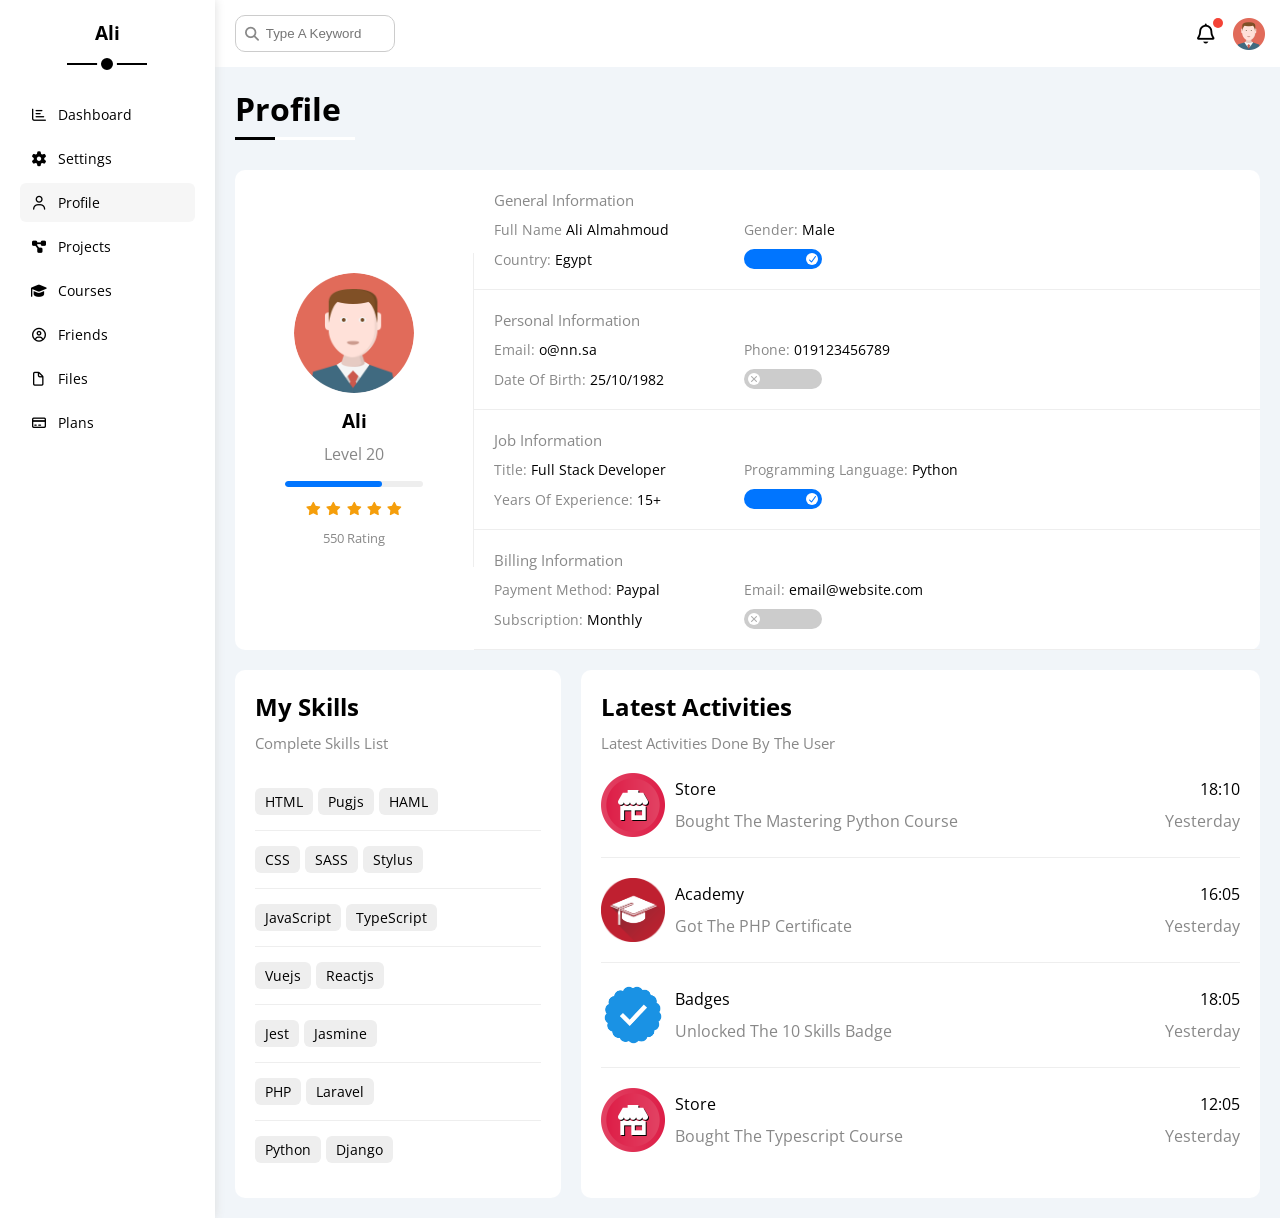
<file: profile.html>
<!doctype html>
<html lang="en">
  <head>
    <meta charset="UTF-8" />
    <meta http-equiv="X-UA-Compatible" content="IE=edge" />
    <meta name="viewport" content="width=device-width, initial-scale=1.0" />
    <title>Profile</title>
    <link rel="stylesheet" href="css/all.min.css" />
    <link rel="stylesheet" href="css/framework.css" />
    <link rel="stylesheet" href="css/master.css" />
    <link rel="preconnect" href="https://fonts.googleapis.com" />
    <link rel="preconnect" href="https://fonts.gstatic.com" crossorigin />
    <link
      href="https://fonts.googleapis.com/css2?family=Open+Sans:wght@300;500&#038;display=swap"
      rel="stylesheet"
    />
  </head>
  <body>
    <div class="page d-flex">
      <div class="sidebar bg-white p-20 p-relative">
        <h3 class="p-relative txt-c mt-0">Ali</h3>
        <ul>
          <li>
            <a
              class="d-flex align-center fs-14 c-black rad-6 p-10"
              href="index.html"
            >
              <i class="fa-regular fa-chart-bar fa-fw"></i>
              <span>Dashboard</span>
            </a>
          </li>
          <li>
            <a
              class="d-flex align-center fs-14 c-black rad-6 p-10"
              href="settings.html"
            >
              <i class="fa-solid fa-gear fa-fw"></i>
              <span>Settings</span>
            </a>
          </li>
          <li>
            <a
              class="active d-flex align-center fs-14 c-black rad-6 p-10"
              href="profile.html"
            >
              <i class="fa-regular fa-user fa-fw"></i>
              <span>Profile</span>
            </a>
          </li>
          <li>
            <a
              class="d-flex align-center fs-14 c-black rad-6 p-10"
              href="projects.html"
            >
              <i class="fa-solid fa-diagram-project fa-fw"></i>
              <span>Projects</span>
            </a>
          </li>
          <li>
            <a
              class="d-flex align-center fs-14 c-black rad-6 p-10"
              href="courses.html"
            >
              <i class="fa-solid fa-graduation-cap fa-fw"></i>
              <span>Courses</span>
            </a>
          </li>
          <li>
            <a
              class="d-flex align-center fs-14 c-black rad-6 p-10"
              href="friends.html"
            >
              <i class="fa-regular fa-circle-user fa-fw"></i>
              <span>Friends</span>
            </a>
          </li>
          <li>
            <a
              class="d-flex align-center fs-14 c-black rad-6 p-10"
              href="files.html"
            >
              <i class="fa-regular fa-file fa-fw"></i>
              <span>Files</span>
            </a>
          </li>
          <li>
            <a
              class="d-flex align-center fs-14 c-black rad-6 p-10"
              href="plans.html"
            >
              <i class="fa-regular fa-credit-card fa-fw"></i>
              <span>Plans</span>
            </a>
          </li>
        </ul>
      </div>
      <div class="content w-full">
        <!-- Start Head -->
        <div class="head bg-white p-15 between-flex">
          <div class="search p-relative">
            <input class="p-10" type="search" placeholder="Type A Keyword" />
          </div>
          <div class="icons d-flex align-center">
            <span class="notification p-relative">
              <i class="fa-regular fa-bell fa-lg"></i>
            </span>
            <img decoding="async" src="imgs/avatar.png" alt="" />
          </div>
        </div>
        <!-- End Head -->
        <h1 class="p-relative">Profile</h1>
        <div class="profile-page m-20">
          <!-- Start Overview -->
          <div class="overview bg-white rad-10 d-flex align-center">
            <div class="avatar-box txt-c p-20">
              <img
                decoding="async"
                class="rad-half mb-10"
                src="imgs/avatar.png"
                alt=""
              />
              <h3 class="m-0">Ali</h3>
              <p class="c-grey mt-10">Level 20</p>
              <div class="level rad-6 bg-eee p-relative">
                <span style="width: 70%"></span>
              </div>
              <div class="rating mt-10 mb-10">
                <i class="fa-solid fa-star c-orange fs-13"></i>
                <i class="fa-solid fa-star c-orange fs-13"></i>
                <i class="fa-solid fa-star c-orange fs-13"></i>
                <i class="fa-solid fa-star c-orange fs-13"></i>
                <i class="fa-solid fa-star c-orange fs-13"></i>
              </div>
              <p class="c-grey m-0 fs-13">550 Rating</p>
            </div>
            <div class="info-box w-full txt-c-mobile">
              <!-- Start Information Row -->
              <div class="box p-20 d-flex align-center">
                <h4 class="c-grey fs-15 m-0 w-full">General Information</h4>
                <div class="fs-14">
                  <span class="c-grey">Full Name</span>
                  <span>Ali Almahmoud</span>
                </div>
                <div class="fs-14">
                  <span class="c-grey">Gender:</span>
                  <span>Male</span>
                </div>
                <div class="fs-14">
                  <span class="c-grey">Country:</span>
                  <span>Egypt</span>
                </div>
                <div class="fs-14">
                  <label>
                    <input class="toggle-checkbox" type="checkbox" checked />
                    <div class="toggle-switch"></div>
                  </label>
                </div>
              </div>
              <!-- End Information Row -->
              <!-- Start Information Row -->
              <div class="box p-20 d-flex align-center">
                <h4 class="c-grey w-full fs-15 m-0">Personal Information</h4>
                <div class="fs-14">
                  <span class="c-grey">Email:</span>
                  <span>o@nn.sa</span>
                </div>
                <div class="fs-14">
                  <span class="c-grey">Phone:</span>
                  <span>019123456789</span>
                </div>
                <div class="fs-14">
                  <span class="c-grey">Date Of Birth:</span>
                  <span>25/10/1982</span>
                </div>
                <div class="fs-14">
                  <label>
                    <input class="toggle-checkbox" type="checkbox" />
                    <div class="toggle-switch"></div>
                  </label>
                </div>
              </div>
              <!-- End Information Row -->
              <!-- Start Information Row -->
              <div class="box p-20 d-flex align-center">
                <h4 class="c-grey w-full fs-15 m-0">Job Information</h4>
                <div class="fs-14">
                  <span class="c-grey">Title:</span>
                  <span>Full Stack Developer</span>
                </div>
                <div class="fs-14">
                  <span class="c-grey">Programming Language:</span>
                  <span>Python</span>
                </div>
                <div class="fs-14">
                  <span class="c-grey">Years Of Experience:</span>
                  <span>15+</span>
                </div>
                <div class="fs-14">
                  <label>
                    <input class="toggle-checkbox" type="checkbox" checked />
                    <div class="toggle-switch"></div>
                  </label>
                </div>
              </div>
              <!-- End Information Row -->
              <!-- Start Information Row -->
              <div class="box p-20 d-flex align-center">
                <h4 class="c-grey w-full fs-15 m-0">Billing Information</h4>
                <div class="fs-14">
                  <span class="c-grey">Payment Method:</span>
                  <span>Paypal</span>
                </div>
                <div class="fs-14">
                  <span class="c-grey">Email:</span>
                  <span>email@website.com</span>
                </div>
                <div class="fs-14">
                  <span class="c-grey">Subscription:</span>
                  <span>Monthly</span>
                </div>
                <div class="fs-14">
                  <label>
                    <input class="toggle-checkbox" type="checkbox" />
                    <div class="toggle-switch"></div>
                  </label>
                </div>
              </div>
              <!-- End Information Row -->
            </div>
          </div>
          <!-- End Overview -->
          <!-- Start Other Data -->
          <div class="other-data d-flex gap-20">
            <div class="skills-card p-20 bg-white rad-10 mt-20">
              <h2 class="mt-0 mb-10">My Skills</h2>
              <p class="mt-0 mb-20 c-grey fs-15">Complete Skills List</p>
              <ul class="m-0 txt-c-mobile">
                <li><span>HTML</span><span>Pugjs</span><span>HAML</span></li>
                <li><span>CSS</span><span>SASS</span><span>Stylus</span></li>
                <li><span>JavaScript</span><span>TypeScript</span></li>
                <li><span>Vuejs</span><span>Reactjs</span></li>
                <li><span>Jest</span><span>Jasmine</span></li>
                <li><span>PHP</span><span>Laravel</span></li>
                <li><span>Python</span><span>Django</span></li>
              </ul>
            </div>
            <div class="activities p-20 bg-white rad-10 mt-20">
              <h2 class="mt-0 mb-10">Latest Activities</h2>
              <p class="mt-0 mb-20 c-grey fs-15">
                Latest Activities Done By The User
              </p>
              <div class="activity d-flex align-center txt-c-mobile">
                <img decoding="async" src="imgs/activity-01.png" alt="" />
                <div class="info">
                  <span class="d-block mb-10">Store</span>
                  <span class="c-grey">Bought The Mastering Python Course</span>
                </div>
                <div class="date">
                  <span class="d-block mb-10">18:10</span>
                  <span class="c-grey">Yesterday</span>
                </div>
              </div>
              <div class="activity d-flex align-center txt-c-mobile">
                <img decoding="async" src="imgs/activity-02.png" alt="" />
                <div class="info">
                  <span class="d-block mb-10">Academy</span>
                  <span class="c-grey">Got The PHP Certificate</span>
                </div>
                <div class="date">
                  <span class="d-block mb-10">16:05</span>
                  <span class="c-grey">Yesterday</span>
                </div>
              </div>
              <div class="activity d-flex align-center txt-c-mobile">
                <img decoding="async" src="imgs/activity-03.png" alt="" />
                <div class="info">
                  <span class="d-block mb-10">Badges</span>
                  <span class="c-grey">Unlocked The 10 Skills Badge</span>
                </div>
                <div class="date">
                  <span class="d-block mb-10">18:05</span>
                  <span class="c-grey">Yesterday</span>
                </div>
              </div>
              <div class="activity d-flex align-center txt-c-mobile">
                <img decoding="async" src="imgs/activity-01.png" alt="" />
                <div class="info">
                  <span class="d-block mb-10">Store</span>
                  <span class="c-grey">Bought The Typescript Course</span>
                </div>
                <div class="date">
                  <span class="d-block mb-10">12:05</span>
                  <span class="c-grey">Yesterday</span>
                </div>
              </div>
            </div>
          </div>
          <!-- End Other Data -->
        </div>
      </div>
    </div>
  </body>
</html>
</file>
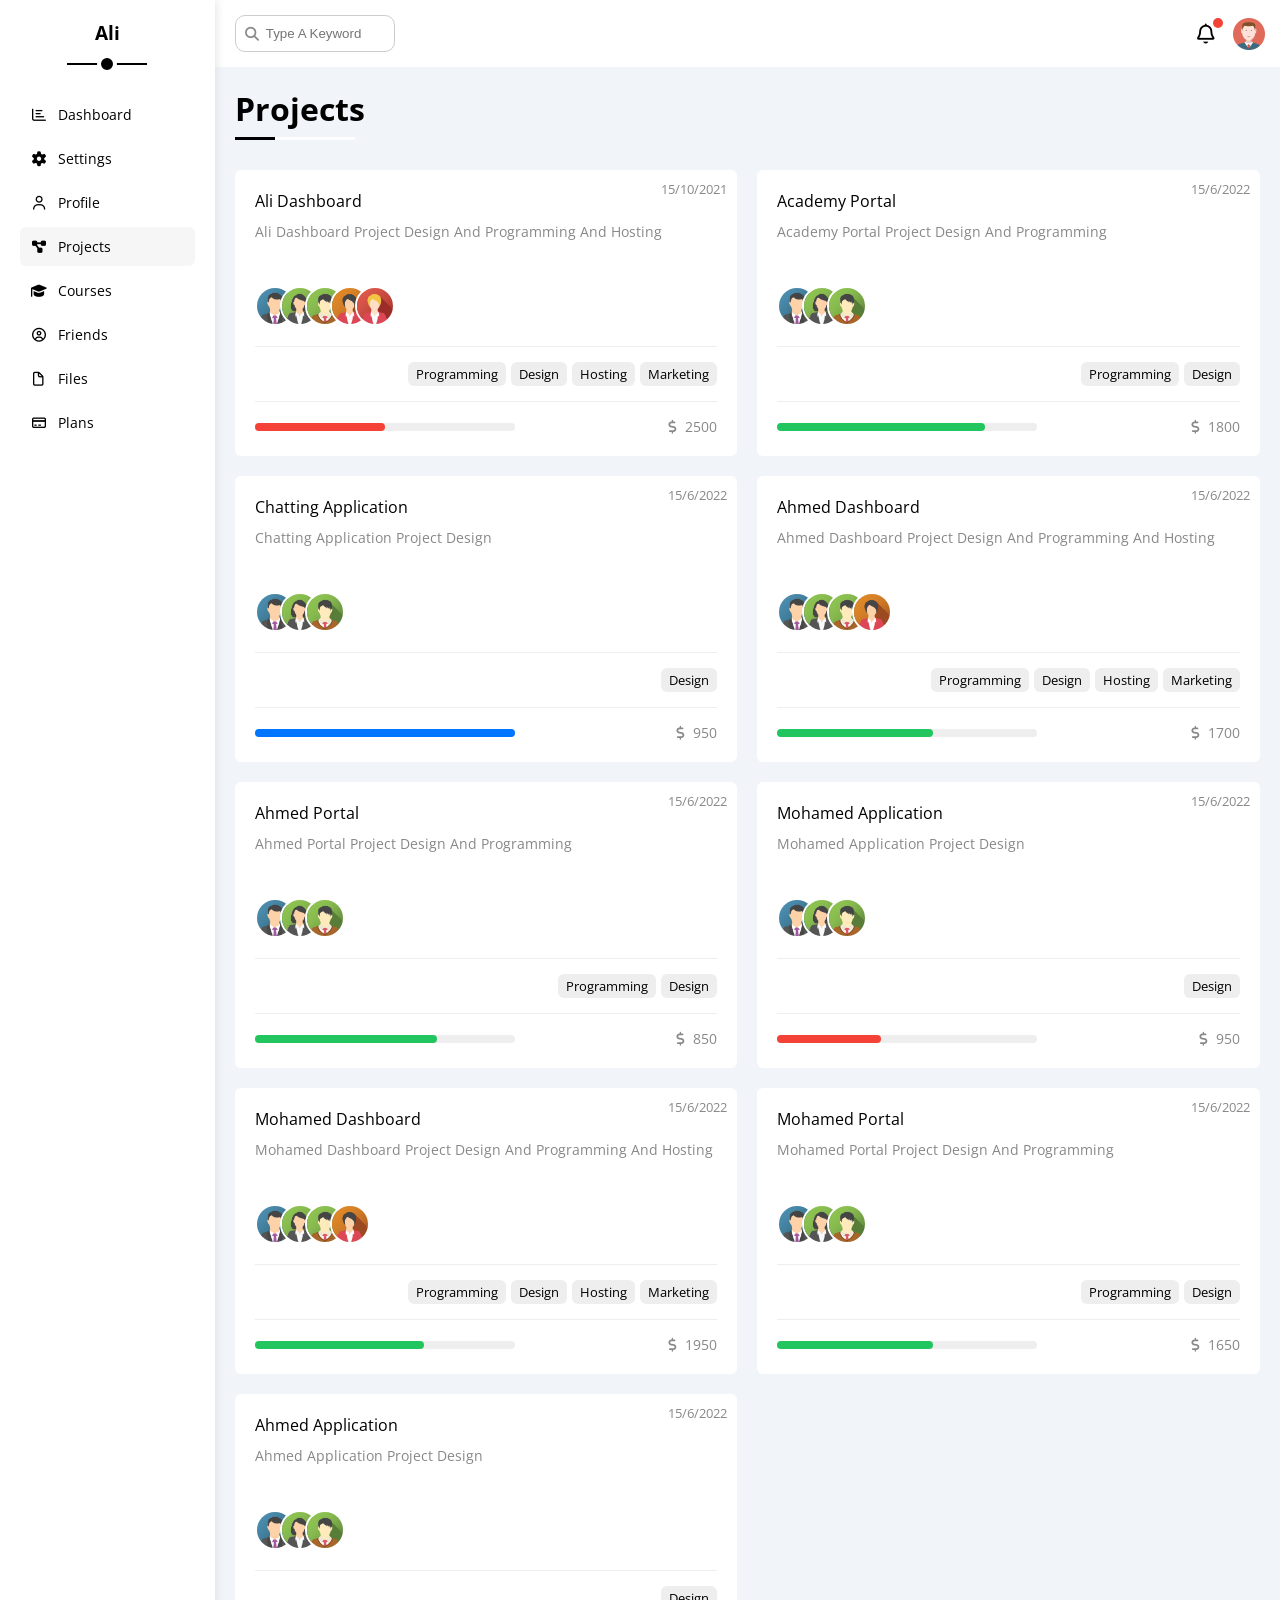
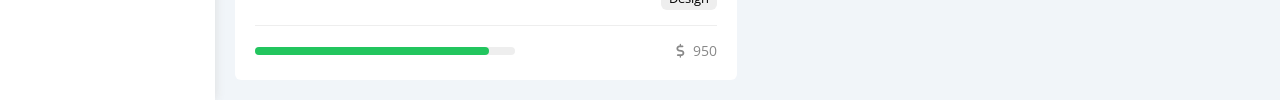
<file: projects.html>
<!doctype html>
<html lang="en">
  <head>
    <meta charset="UTF-8" />
    <meta http-equiv="X-UA-Compatible" content="IE=edge" />
    <meta name="viewport" content="width=device-width, initial-scale=1.0" />
    <title>Projects</title>
    <link rel="stylesheet" href="css/all.min.css" />
    <link rel="stylesheet" href="css/framework.css" />
    <link rel="stylesheet" href="css/master.css" />
    <link rel="preconnect" href="https://fonts.googleapis.com" />
    <link rel="preconnect" href="https://fonts.gstatic.com" crossorigin />
    <link
      href="https://fonts.googleapis.com/css2?family=Open+Sans:wght@300;500&#038;display=swap"
      rel="stylesheet"
    />
  </head>
  <body>
    <div class="page d-flex">
      <div class="sidebar bg-white p-20 p-relative">
        <h3 class="p-relative txt-c mt-0">Ali</h3>
        <ul>
          <li>
            <a
              class="d-flex align-center fs-14 c-black rad-6 p-10"
              href="index.html"
            >
              <i class="fa-regular fa-chart-bar fa-fw"></i>
              <span>Dashboard</span>
            </a>
          </li>
          <li>
            <a
              class="d-flex align-center fs-14 c-black rad-6 p-10"
              href="settings.html"
            >
              <i class="fa-solid fa-gear fa-fw"></i>
              <span>Settings</span>
            </a>
          </li>
          <li>
            <a
              class="d-flex align-center fs-14 c-black rad-6 p-10"
              href="profile.html"
            >
              <i class="fa-regular fa-user fa-fw"></i>
              <span>Profile</span>
            </a>
          </li>
          <li>
            <a
              class="active d-flex align-center fs-14 c-black rad-6 p-10"
              href="projects.html"
            >
              <i class="fa-solid fa-diagram-project fa-fw"></i>
              <span>Projects</span>
            </a>
          </li>
          <li>
            <a
              class="d-flex align-center fs-14 c-black rad-6 p-10"
              href="courses.html"
            >
              <i class="fa-solid fa-graduation-cap fa-fw"></i>
              <span>Courses</span>
            </a>
          </li>
          <li>
            <a
              class="d-flex align-center fs-14 c-black rad-6 p-10"
              href="friends.html"
            >
              <i class="fa-regular fa-circle-user fa-fw"></i>
              <span>Friends</span>
            </a>
          </li>
          <li>
            <a
              class="d-flex align-center fs-14 c-black rad-6 p-10"
              href="files.html"
            >
              <i class="fa-regular fa-file fa-fw"></i>
              <span>Files</span>
            </a>
          </li>
          <li>
            <a
              class="d-flex align-center fs-14 c-black rad-6 p-10"
              href="plans.html"
            >
              <i class="fa-regular fa-credit-card fa-fw"></i>
              <span>Plans</span>
            </a>
          </li>
        </ul>
      </div>
      <div class="content w-full">
        <!-- Start Head -->
        <div class="head bg-white p-15 between-flex">
          <div class="search p-relative">
            <input class="p-10" type="search" placeholder="Type A Keyword" />
          </div>
          <div class="icons d-flex align-center">
            <span class="notification p-relative">
              <i class="fa-regular fa-bell fa-lg"></i>
            </span>
            <img decoding="async" src="imgs/avatar.png" alt="" />
          </div>
        </div>
        <!-- End Head -->
        <h1 class="p-relative">Projects</h1>
        <div class="projects-page d-grid m-20 gap-20">
          <div class="project bg-white p-20 rad-6 p-relative">
            <span class="date fs-13 c-grey">15/10/2021</span>
            <h4 class="m-0">Ali Dashboard</h4>
            <p class="c-grey mt-10 mb-10 fs-14">
              Ali Dashboard Project Design And Programming And Hosting
            </p>
            <div class="team">
              <a href="#"
                ><img decoding="async" src="imgs/team-01.png" alt=""
              /></a>
              <a href="#"
                ><img decoding="async" src="imgs/team-02.png" alt=""
              /></a>
              <a href="#"
                ><img decoding="async" src="imgs/team-03.png" alt=""
              /></a>
              <a href="#"
                ><img decoding="async" src="imgs/team-04.png" alt=""
              /></a>
              <a href="#"
                ><img decoding="async" src="imgs/team-05.png" alt=""
              /></a>
            </div>
            <div class="do d-flex">
              <span class="fs-13 rad-6 bg-eee">Programming</span>
              <span class="fs-13 rad-6 bg-eee">Design</span>
              <span class="fs-13 rad-6 bg-eee">Hosting</span>
              <span class="fs-13 rad-6 bg-eee">Marketing</span>
            </div>
            <div class="info between-flex">
              <div class="prog bg-eee">
                <span class="bg-red" style="width: 50%"></span>
              </div>
              <div class="fs-14 c-grey">
                <i class="fa-solid fa-dollar-sign"></i>
                2500
              </div>
            </div>
          </div>
          <div class="project bg-white p-20 rad-6 p-relative">
            <span class="date fs-13 c-grey">15/6/2022</span>
            <h4 class="m-0">Academy Portal</h4>
            <p class="c-grey mt-10 mb-10 fs-14">
              Academy Portal Project Design And Programming
            </p>
            <div class="team">
              <a href="#"
                ><img decoding="async" src="imgs/team-01.png" alt=""
              /></a>
              <a href="#"
                ><img decoding="async" src="imgs/team-02.png" alt=""
              /></a>
              <a href="#"
                ><img decoding="async" src="imgs/team-03.png" alt=""
              /></a>
            </div>
            <div class="do d-flex">
              <span class="fs-13 rad-6 bg-eee">Programming</span>
              <span class="fs-13 rad-6 bg-eee">Design</span>
            </div>
            <div class="info between-flex">
              <div class="prog bg-eee">
                <span class="bg-green" style="width: 80%"></span>
              </div>
              <div class="fs-14 c-grey">
                <i class="fa-solid fa-dollar-sign"></i>
                1800
              </div>
            </div>
          </div>
          <div class="project bg-white p-20 rad-6 p-relative">
            <span class="date fs-13 c-grey">15/6/2022</span>
            <h4 class="m-0">Chatting Application</h4>
            <p class="c-grey mt-10 mb-10 fs-14">
              Chatting Application Project Design
            </p>
            <div class="team">
              <a href="#"
                ><img decoding="async" src="imgs/team-01.png" alt=""
              /></a>
              <a href="#"
                ><img decoding="async" src="imgs/team-02.png" alt=""
              /></a>
              <a href="#"
                ><img decoding="async" src="imgs/team-03.png" alt=""
              /></a>
            </div>
            <div class="do d-flex">
              <span class="fs-13 rad-6 bg-eee">Design</span>
            </div>
            <div class="info between-flex">
              <div class="prog bg-eee">
                <span class="bg-blue" style="width: 100%"></span>
              </div>
              <div class="fs-14 c-grey">
                <i class="fa-solid fa-dollar-sign"></i>
                950
              </div>
            </div>
          </div>
          <div class="project bg-white p-20 rad-6 p-relative">
            <span class="date fs-13 c-grey">15/6/2022</span>
            <h4 class="m-0">Ahmed Dashboard</h4>
            <p class="c-grey mt-10 mb-10 fs-14">
              Ahmed Dashboard Project Design And Programming And Hosting
            </p>
            <div class="team">
              <a href="#"
                ><img decoding="async" src="imgs/team-01.png" alt=""
              /></a>
              <a href="#"
                ><img decoding="async" src="imgs/team-02.png" alt=""
              /></a>
              <a href="#"
                ><img decoding="async" src="imgs/team-03.png" alt=""
              /></a>
              <a href="#"
                ><img decoding="async" src="imgs/team-04.png" alt=""
              /></a>
            </div>
            <div class="do d-flex">
              <span class="fs-13 rad-6 bg-eee">Programming</span>
              <span class="fs-13 rad-6 bg-eee">Design</span>
              <span class="fs-13 rad-6 bg-eee">Hosting</span>
              <span class="fs-13 rad-6 bg-eee">Marketing</span>
            </div>
            <div class="info between-flex">
              <div class="prog bg-eee">
                <span class="bg-green" style="width: 60%"></span>
              </div>
              <div class="fs-14 c-grey">
                <i class="fa-solid fa-dollar-sign"></i>
                1700
              </div>
            </div>
          </div>
          <div class="project bg-white p-20 rad-6 p-relative">
            <span class="date fs-13 c-grey">15/6/2022</span>
            <h4 class="m-0">Ahmed Portal</h4>
            <p class="c-grey mt-10 mb-10 fs-14">
              Ahmed Portal Project Design And Programming
            </p>
            <div class="team">
              <a href="#"
                ><img decoding="async" src="imgs/team-01.png" alt=""
              /></a>
              <a href="#"
                ><img decoding="async" src="imgs/team-02.png" alt=""
              /></a>
              <a href="#"
                ><img decoding="async" src="imgs/team-03.png" alt=""
              /></a>
            </div>
            <div class="do d-flex">
              <span class="fs-13 rad-6 bg-eee">Programming</span>
              <span class="fs-13 rad-6 bg-eee">Design</span>
            </div>
            <div class="info between-flex">
              <div class="prog bg-eee">
                <span class="bg-green" style="width: 70%"></span>
              </div>
              <div class="fs-14 c-grey">
                <i class="fa-solid fa-dollar-sign"></i>
                850
              </div>
            </div>
          </div>
          <div class="project bg-white p-20 rad-6 p-relative">
            <span class="date fs-13 c-grey">15/6/2022</span>
            <h4 class="m-0">Mohamed Application</h4>
            <p class="c-grey mt-10 mb-10 fs-14">
              Mohamed Application Project Design
            </p>
            <div class="team">
              <a href="#"
                ><img decoding="async" src="imgs/team-01.png" alt=""
              /></a>
              <a href="#"
                ><img decoding="async" src="imgs/team-02.png" alt=""
              /></a>
              <a href="#"
                ><img decoding="async" src="imgs/team-03.png" alt=""
              /></a>
            </div>
            <div class="do d-flex">
              <span class="fs-13 rad-6 bg-eee">Design</span>
            </div>
            <div class="info between-flex">
              <div class="prog bg-eee">
                <span class="bg-red" style="width: 40%"></span>
              </div>
              <div class="fs-14 c-grey">
                <i class="fa-solid fa-dollar-sign"></i>
                950
              </div>
            </div>
          </div>
          <div class="project bg-white p-20 rad-6 p-relative">
            <span class="date fs-13 c-grey">15/6/2022</span>
            <h4 class="m-0">Mohamed Dashboard</h4>
            <p class="c-grey mt-10 mb-10 fs-14">
              Mohamed Dashboard Project Design And Programming And Hosting
            </p>
            <div class="team">
              <a href="#"
                ><img decoding="async" src="imgs/team-01.png" alt=""
              /></a>
              <a href="#"
                ><img decoding="async" src="imgs/team-02.png" alt=""
              /></a>
              <a href="#"
                ><img decoding="async" src="imgs/team-03.png" alt=""
              /></a>
              <a href="#"
                ><img decoding="async" src="imgs/team-04.png" alt=""
              /></a>
            </div>
            <div class="do d-flex">
              <span class="fs-13 rad-6 bg-eee">Programming</span>
              <span class="fs-13 rad-6 bg-eee">Design</span>
              <span class="fs-13 rad-6 bg-eee">Hosting</span>
              <span class="fs-13 rad-6 bg-eee">Marketing</span>
            </div>
            <div class="info between-flex">
              <div class="prog bg-eee">
                <span class="bg-green" style="width: 65%"></span>
              </div>
              <div class="fs-14 c-grey">
                <i class="fa-solid fa-dollar-sign"></i>
                1950
              </div>
            </div>
          </div>
          <div class="project bg-white p-20 rad-6 p-relative">
            <span class="date fs-13 c-grey">15/6/2022</span>
            <h4 class="m-0">Mohamed Portal</h4>
            <p class="c-grey mt-10 mb-10 fs-14">
              Mohamed Portal Project Design And Programming
            </p>
            <div class="team">
              <a href="#"
                ><img decoding="async" src="imgs/team-01.png" alt=""
              /></a>
              <a href="#"
                ><img decoding="async" src="imgs/team-02.png" alt=""
              /></a>
              <a href="#"
                ><img decoding="async" src="imgs/team-03.png" alt=""
              /></a>
            </div>
            <div class="do d-flex">
              <span class="fs-13 rad-6 bg-eee">Programming</span>
              <span class="fs-13 rad-6 bg-eee">Design</span>
            </div>
            <div class="info between-flex">
              <div class="prog bg-eee">
                <span class="bg-green" style="width: 60%"></span>
              </div>
              <div class="fs-14 c-grey">
                <i class="fa-solid fa-dollar-sign"></i>
                1650
              </div>
            </div>
          </div>
          <div class="project bg-white p-20 rad-6 p-relative">
            <span class="date fs-13 c-grey">15/6/2022</span>
            <h4 class="m-0">Ahmed Application</h4>
            <p class="c-grey mt-10 mb-10 fs-14">
              Ahmed Application Project Design
            </p>
            <div class="team">
              <a href="#"
                ><img decoding="async" src="imgs/team-01.png" alt=""
              /></a>
              <a href="#"
                ><img decoding="async" src="imgs/team-02.png" alt=""
              /></a>
              <a href="#"
                ><img decoding="async" src="imgs/team-03.png" alt=""
              /></a>
            </div>
            <div class="do d-flex">
              <span class="fs-13 rad-6 bg-eee">Design</span>
            </div>
            <div class="info between-flex">
              <div class="prog bg-eee">
                <span class="bg-green" style="width: 90%"></span>
              </div>
              <div class="fs-14 c-grey">
                <i class="fa-solid fa-dollar-sign"></i>
                950
              </div>
            </div>
          </div>
        </div>
      </div>
    </div>
  </body>
</html>
</file>
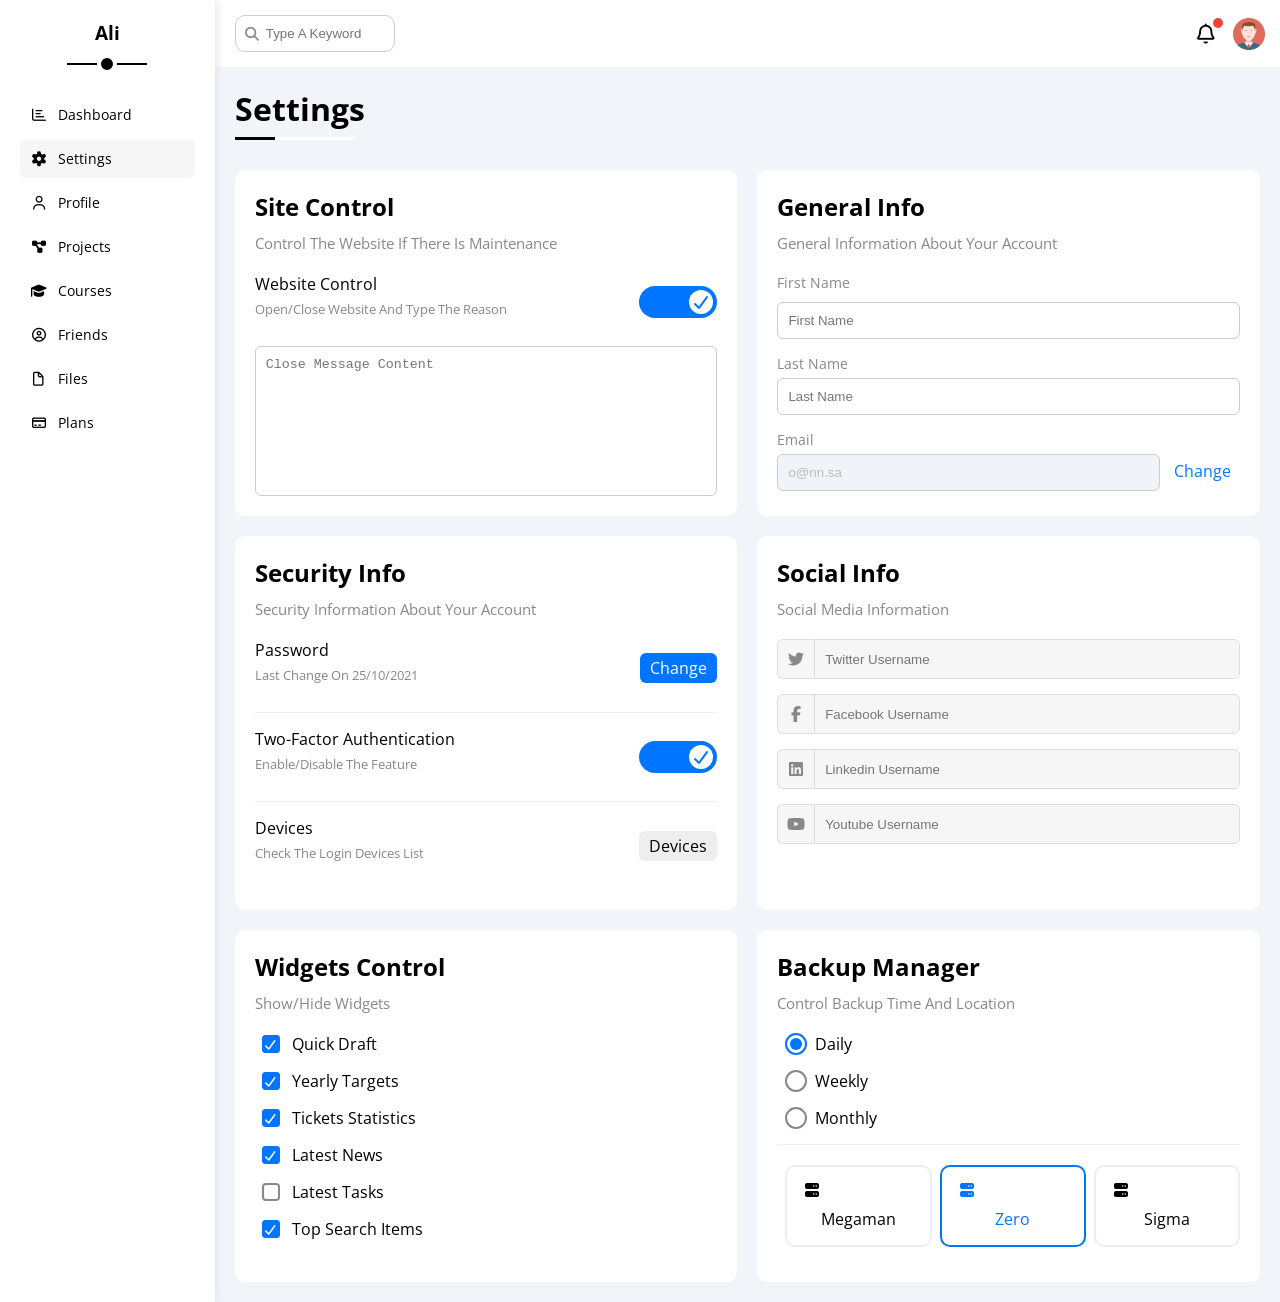
<file: settings.html>
<!doctype html>
<html lang="en">
  <head>
    <meta charset="UTF-8" />
    <meta http-equiv="X-UA-Compatible" content="IE=edge" />
    <meta name="viewport" content="width=device-width, initial-scale=1.0" />
    <title>Settings</title>
    <link rel="stylesheet" href="css/all.min.css" />
    <link rel="stylesheet" href="css/framework.css" />
    <link rel="stylesheet" href="css/master.css" />
    <link rel="preconnect" href="https://fonts.googleapis.com" />
    <link rel="preconnect" href="https://fonts.gstatic.com" crossorigin />
    <link
      href="https://fonts.googleapis.com/css2?family=Open+Sans:wght@300;500&#038;display=swap"
      rel="stylesheet"
    />
  </head>
  <body>
    <div class="page d-flex">
      <div class="sidebar bg-white p-20 p-relative">
        <h3 class="p-relative txt-c mt-0">Ali</h3>
        <ul>
          <li>
            <a
              class="d-flex align-center fs-14 c-black rad-6 p-10"
              href="index.html"
            >
              <i class="fa-regular fa-chart-bar fa-fw"></i>
              <span>Dashboard</span>
            </a>
          </li>
          <li>
            <a
              class="active d-flex align-center fs-14 c-black rad-6 p-10"
              href="settings.html"
            >
              <i class="fa-solid fa-gear fa-fw"></i>
              <span>Settings</span>
            </a>
          </li>
          <li>
            <a
              class="d-flex align-center fs-14 c-black rad-6 p-10"
              href="profile.html"
            >
              <i class="fa-regular fa-user fa-fw"></i>
              <span>Profile</span>
            </a>
          </li>
          <li>
            <a
              class="d-flex align-center fs-14 c-black rad-6 p-10"
              href="projects.html"
            >
              <i class="fa-solid fa-diagram-project fa-fw"></i>
              <span>Projects</span>
            </a>
          </li>
          <li>
            <a
              class="d-flex align-center fs-14 c-black rad-6 p-10"
              href="courses.html"
            >
              <i class="fa-solid fa-graduation-cap fa-fw"></i>
              <span>Courses</span>
            </a>
          </li>
          <li>
            <a
              class="d-flex align-center fs-14 c-black rad-6 p-10"
              href="friends.html"
            >
              <i class="fa-regular fa-circle-user fa-fw"></i>
              <span>Friends</span>
            </a>
          </li>
          <li>
            <a
              class="d-flex align-center fs-14 c-black rad-6 p-10"
              href="files.html"
            >
              <i class="fa-regular fa-file fa-fw"></i>
              <span>Files</span>
            </a>
          </li>
          <li>
            <a
              class="d-flex align-center fs-14 c-black rad-6 p-10"
              href="plans.html"
            >
              <i class="fa-regular fa-credit-card fa-fw"></i>
              <span>Plans</span>
            </a>
          </li>
        </ul>
      </div>
      <div class="content w-full">
        <!-- Start Head -->
        <div class="head bg-white p-15 between-flex">
          <div class="search p-relative">
            <input class="p-10" type="search" placeholder="Type A Keyword" />
          </div>
          <div class="icons d-flex align-center">
            <span class="notification p-relative">
              <i class="fa-regular fa-bell fa-lg"></i>
            </span>
            <img decoding="async" src="imgs/avatar.png" alt="" />
          </div>
        </div>
        <!-- End Head -->
        <h1 class="p-relative">Settings</h1>
        <div class="settings-page m-20 d-grid gap-20">
          <!-- Start Settings Box -->
          <div class="p-20 bg-white rad-10">
            <h2 class="mt-0 mb-10">Site Control</h2>
            <p class="mt-0 mb-20 c-grey fs-15">
              Control The Website If There Is Maintenance
            </p>
            <div class="mb-15 between-flex">
              <div>
                <span>Website Control</span>
                <p class="c-grey mt-5 mb-0 fs-13">
                  Open/Close Website And Type The Reason
                </p>
              </div>
              <div>
                <label>
                  <input class="toggle-checkbox" type="checkbox" checked />
                  <div class="toggle-switch"></div>
                </label>
              </div>
            </div>
            <textarea
              class="close-message p-10 rad-6 d-block w-full"
              placeholder="Close Message Content"
            ></textarea>
          </div>
          <!-- End Settings Box -->
          <!-- Start Settings Box -->
          <div class="p-20 bg-white rad-10">
            <h2 class="mt-0 mb-10">General Info</h2>
            <p class="mt-0 mb-20 c-grey fs-15">
              General Information About Your Account
            </p>
            <div class="mb-15">
              <label class="fs-14 c-grey d-block mb-10" for="first"
                >First Name</label
              >
              <input
                class="b-none border-ccc p-10 rad-6 d-block w-full"
                type="text"
                id="first"
                placeholder="First Name"
              />
            </div>
            <div class="mb-15">
              <label class="fs-14 c-grey d-block mb-5" for="last"
                >Last Name</label
              >
              <input
                class="b-none border-ccc p-10 rad-6 d-block w-full"
                id="last"
                type="text"
                placeholder="Last Name"
              />
            </div>
            <div>
              <label class="fs-14 c-grey d-block mb-5" for="email">Email</label>
              <input
                class="email b-none border-ccc p-10 rad-6 w-full mr-10"
                id="email"
                type="email"
                value="o@nn.sa"
                disabled
              />
              <a class="c-blue" href="#">Change</a>
            </div>
          </div>
          <!-- End Settings Box -->
          <!-- Start Settings Box -->
          <div class="p-20 bg-white rad-10">
            <h2 class="mt-0 mb-10">Security Info</h2>
            <p class="mt-0 mb-20 c-grey fs-15">
              Security Information About Your Account
            </p>
            <div class="sec-box mb-15 between-flex">
              <div>
                <span>Password</span>
                <p class="c-grey mt-5 mb-0 fs-13">Last Change On 25/10/2021</p>
              </div>
              <a class="button bg-blue c-white btn-shape" href="#">Change</a>
            </div>
            <div class="sec-box mb-15 between-flex">
              <div>
                <span>Two-Factor Authentication</span>
                <p class="c-grey mt-5 mb-0 fs-13">Enable/Disable The Feature</p>
              </div>
              <label>
                <input class="toggle-checkbox" type="checkbox" checked />
                <div class="toggle-switch"></div>
              </label>
            </div>
            <div class="sec-box between-flex">
              <div>
                <span>Devices</span>
                <p class="c-grey mt-5 mb-0 fs-13">
                  Check The Login Devices List
                </p>
              </div>
              <a class="bg-eee c-black btn-shape" href="#">Devices</a>
            </div>
          </div>
          <!-- End Settings Box -->
          <!-- Start Settings Box -->
          <div class="social-boxes p-20 bg-white rad-10">
            <h2 class="mt-0 mb-10">Social Info</h2>
            <p class="mt-0 mb-20 c-grey fs-15">Social Media Information</p>
            <div class="d-flex align-center mb-15">
              <i class="fa-brands fa-twitter center-flex c-grey"></i>
              <input
                class="w-full"
                type="text"
                placeholder="Twitter Username"
              />
            </div>
            <div class="d-flex align-center mb-15">
              <i class="fa-brands fa-facebook-f center-flex c-grey"></i>
              <input
                class="w-full"
                type="text"
                placeholder="Facebook Username"
              />
            </div>
            <div class="d-flex align-center mb-15">
              <i class="fa-brands fa-linkedin center-flex c-grey"></i>
              <input
                class="w-full"
                type="text"
                placeholder="Linkedin Username"
              />
            </div>
            <div class="d-flex align-center">
              <i class="fa-brands fa-youtube center-flex c-grey"></i>
              <input
                class="w-full"
                type="text"
                placeholder="Youtube Username"
              />
            </div>
          </div>
          <!-- End Settings Box -->
          <!-- Start Settings Box -->
          <div class="widgets-control p-20 bg-white rad-10">
            <h2 class="mt-0 mb-10">Widgets Control</h2>
            <p class="mt-0 mb-20 c-grey fs-15">Show/Hide Widgets</p>
            <div class="control d-flex align-center mb-15">
              <input type="checkbox" id="one" checked />
              <label for="one">Quick Draft</label>
            </div>
            <div class="control d-flex align-center mb-15">
              <input type="checkbox" id="two" checked />
              <label for="two">Yearly Targets</label>
            </div>
            <div class="control d-flex align-center mb-15">
              <input type="checkbox" id="three" checked />
              <label for="three">Tickets Statistics</label>
            </div>
            <div class="control d-flex align-center mb-15">
              <input type="checkbox" id="four" checked />
              <label for="four">Latest News</label>
            </div>
            <div class="control d-flex align-center mb-15">
              <input type="checkbox" id="five" />
              <label for="five">Latest Tasks</label>
            </div>
            <div class="control d-flex align-center mb-15">
              <input type="checkbox" id="six" checked />
              <label for="six">Top Search Items</label>
            </div>
          </div>
          <!-- End Settings Box -->
          <!-- Start Settings Box -->
          <div class="backup-control p-20 bg-white rad-10">
            <h2 class="mt-0 mb-10">Backup Manager</h2>
            <p class="mt-0 mb-20 c-grey fs-15">
              Control Backup Time And Location
            </p>
            <div class="date d-flex align-center mb-15">
              <input type="radio" name="time" id="daily" checked />
              <label for="daily">Daily</label>
            </div>
            <div class="date d-flex align-center mb-15">
              <input type="radio" name="time" id="weekly" />
              <label for="weekly">Weekly</label>
            </div>
            <div class="date d-flex align-center mb-15">
              <input type="radio" name="time" id="monthly" />
              <label for="monthly">Monthly</label>
            </div>
            <div class="servers d-flex align-center txt-c">
              <input type="radio" name="servers" id="server-one" />
              <div class="server mb-15 rad-10 w-full">
                <label class="d-block m-15" for="server-one">
                  <i class="fa-solid fa-server d-block mb-10"></i>
                  Megaman
                </label>
              </div>
              <input type="radio" name="servers" id="server-two" checked />
              <div class="server mb-15 rad-10 w-full">
                <label class="d-block m-15" for="server-two">
                  <i class="fa-solid fa-server d-block mb-10"></i>
                  Zero
                </label>
              </div>
              <input type="radio" name="servers" id="server-three" />
              <div class="server mb-15 rad-10 w-full">
                <label class="d-block m-15" for="server-three">
                  <i class="fa-solid fa-server d-block mb-10"></i>
                  Sigma
                </label>
              </div>
            </div>
          </div>
          <!-- End Settings Box -->
        </div>
      </div>
    </div>
  </body>
</html>
</file>
<file: css/framework.css>
:root {
  --blue-color: #0075ff;
  --blue-alt-color: #0d69d5;
  --orange-color: #f59e0b;
  --green-color: #22c55e;
  --red-color: #f44336;
  --grey-color: #888;
}
/* Start Box */
.d-flex {
  display: flex;
}
.f-wrap {
  flex-wrap: wrap;
}
.align-center {
  align-items: center;
}
.space-between {
  justify-content: space-between;
}
.d-grid {
  display: grid;
}
.gap-20 {
  gap: 20px;
}
.d-block {
  display: block;
}
@media (max-width: 767px) {
  .block-mobile {
    display: block;
  }
  .hide-mobile {
    display: none;
  }
}
/* End Box */
/* Start Padding + Margin */
.p-10 {
  padding: 10px;
}
.p-15 {
  padding: 15px;
}
.p-20 {
  padding: 20px;
}
.pt-10 {
  padding-top: 10px;
}
.pt-15 {
  padding-top: 15px;
}
.pt-20 {
  padding-top: 20px;
}
.pb-10 {
  padding-bottom: 10px;
}
.pb-15 {
  padding-bottom: 15px;
}
.pb-20 {
  padding-bottom: 20px;
}
.pl-15 {
  padding-left: 15px;
}
.m-0 {
  margin: 0;
}
.m-15 {
  margin: 15px;
}
.m-20 {
  margin: 20px;
}
.mt-0 {
  margin-top: 0;
}
.mt-5 {
  margin-top: 5px;
}
.mt-10 {
  margin-top: 10px;
}
.mt-15 {
  margin-top: 15px;
}
.mt-20 {
  margin-top: 20px;
}
.mt-25 {
  margin-top: 25px;
}
.mr-10 {
  margin-right: 10px;
}
.mr-15 {
  margin-right: 15px;
}
.mb-5 {
  margin-bottom: 5px;
}
.mb-10 {
  margin-bottom: 10px;
}
.mb-15 {
  margin-bottom: 15px;
}
.mb-20 {
  margin-bottom: 20px;
}
.mb-25 {
  margin-bottom: 25px;
}
/* End Padding + Margin */
/* Start Color */
.c-black {
  color: black;
}
.c-white {
  color: white;
}
.c-grey {
  color: var(--grey-color);
}
.c-red {
  color: var(--red-color);
}
.c-green {
  color: var(--green-color);
}
.c-blue {
  color: var(--blue-color);
}
.c-orange {
  color: var(--orange-color);
}
.bg-red {
  background-color: var(--red-color);
}
.bg-green {
  background-color: var(--green-color);
}
.bg-blue {
  background-color: var(--blue-color);
}
.bg-orange {
  background-color: var(--orange-color);
}
.bg-white {
  background-color: white;
}
.bg-eee {
  background-color: #eee;
}
/* End Color */
/* Start Position */
.p-relative {
  position: relative;
}
.p-absolute {
  position: absolute;
}
/* End Position */
/* Start Font */
.txt-c {
  text-align: center;
}
.fs-13 {
  font-size: 13px;
}
.fs-14 {
  font-size: 14px;
}
.fs-15 {
  font-size: 15px;
}
.fs-25 {
  font-size: 25px;
}
.fw-bold {
  font-weight: bold;
}
@media (max-width: 767px) {
  .txt-c-mobile {
    text-align: center;
  }
}
/* End Font */
/* Start Border */
.rad-6 {
  border-radius: 6px;
}
.rad-10 {
  border-radius: 10px;
}
.rad-half {
  border-radius: 50%;
}
.b-none {
  border: none;
}
.border-ccc {
  border: 1px solid #ccc;
}
.border-eee {
  border: 1px solid #eee;
}

/* End Border */
/* Start Width + Height */
.w-full {
  width: 100%;
}
.w-100 {
  width: 100px;
}
.w-fit {
  width: fit-content;
}
.h-full {
  height: 100%;
}
.h-100 {
  height: 100px;
}
/* End Width + Height */
/* Start Components */
.center-flex {
  display: flex;
  align-items: center;
  justify-content: center;
}
.between-flex {
  display: flex;
  align-items: center;
  justify-content: space-between;
}
.btn-shape {
  padding: 4px 10px;
  border-radius: 6px;
}
/* End Components */
</file>
<file: css/master.css>
:root {
  --blue-color: #0075ff;
  --blue-alt-color: #0d69d5;
  --orange-color: #f59e0b;
  --green-color: #22c55e;
  --red-color: #f44336;
  --grey-color: #888;
}
* {
  box-sizing: border-box;
}
body {
  font-family: "Open Sans", sans-serif;
  margin: 0;
}
*:focus {
  outline: none;
}
a {
  text-decoration: none;
}
ul {
  list-style: none;
  padding: 0;
}
::-webkit-scrollbar {
  width: 15px;
}
::-webkit-scrollbar-track {
  background-color: white;
}
::-webkit-scrollbar-thumb {
  background-color: var(--blue-color);
}
::-webkit-scrollbar-thumb:hover {
  background-color: var(--blue-alt-color);
}
.page {
  background-color: #f1f5f9;
  min-height: 100vh;
}
/* Start Sidebar */
.sidebar {
  width: 250px;
  box-shadow: 0 0 10px #ddd;
}
.sidebar > h3 {
  margin-bottom: 50px;
}
.sidebar > h3::before,
.sidebar > h3::after {
  content: "";
  background-color: black;
  transform: translateX(-50%);
  position: absolute;
  left: 50%;
}
.sidebar > h3::before {
  width: 80px;
  height: 2px;
  bottom: -20px;
}
.sidebar > h3::after {
  bottom: -29px;
  width: 12px;
  height: 12px;
  border-radius: 50%;
  border: 4px solid white;
}
.sidebar ul li a {
  transition: 0.3s;
  margin-bottom: 5px;
}
.sidebar ul li a:hover,
.sidebar ul li a.active {
  background-color: #f6f6f6;
}
.sidebar ul li a span {
  font-size: 14px;
  margin-left: 10px;
}
@media (max-width: 767px) {
  .sidebar {
    width: 58px;
    padding: 10px;
  }
  .sidebar > h3 {
    font-size: 13px;
    margin-bottom: 15px;
  }
  .sidebar > h3::before,
  .sidebar > h3::after {
    display: none;
  }
  .sidebar ul li a span {
    display: none;
  }
}
/* End Sidebar */
/* Start Content */
.content {
  overflow: hidden;
}
.head .search::before {
  font-family: var(--fa-style-family-classic);
  content: "\f002";
  font-weight: 900;
  position: absolute;
  left: 15px;
  top: 50%;
  transform: translateY(-50%);
  font-size: 14px;
  color: var(--grey-color);
}
.head .search input {
  border: 1px solid #ccc;
  border-radius: 10px;
  margin-left: 5px;
  padding-left: 30px;
  width: 160px;
  transition: width 0.3s;
}
.head .search input:focus {
  width: 200px;
}
.head .search input:focus::placeholder {
  opacity: 0;
}
.head .icons .notification::before {
  content: "";
  position: absolute;
  width: 10px;
  height: 10px;
  background-color: var(--red-color);
  border-radius: 50%;
  right: -5px;
  top: -5px;
}
.head .icons img {
  width: 32px;
  height: 32px;
  margin-left: 15px;
}
.page h1 {
  margin: 20px 20px 40px;
}
.page h1::before,
.page h1::after {
  content: "";
  height: 3px;
  position: absolute;
  bottom: -10px;
  left: 0;
}
.page h1::before {
  background-color: white;
  width: 120px;
}
.page h1::after {
  background-color: black;
  width: 40px;
}
.wrapper {
  grid-template-columns: repeat(auto-fill, minmax(450px, 1fr));
  margin-left: 20px;
  margin-right: 20px;
  margin-bottom: 20px;
}
@media (max-width: 767px) {
  .wrapper {
    grid-template-columns: minmax(200px, 1fr);
    margin-left: 10px;
    margin-right: 10px;
    gap: 10px;
  }
}
/* End Content */
/* Start Welcome Widget */
.welcome {
  overflow: hidden;
}
.welcome .intro img {
  width: 200px;
  margin-bottom: -10px;
}
.welcome .avatar {
  width: 64px;
  height: 64px;
  border: 2px solid white;
  border-radius: 50%;
  padding: 2px;
  box-shadow: 0 0 5px #ddd;
  margin-left: 20px;
  margin-top: -32px;
}
.welcome .body {
  border-top: 1px solid #eee;
  border-bottom: 1px solid #eee;
}
.welcome .body > div {
  flex: 1;
}
.welcome .visit {
  margin: 0 15px 15px auto;
  transition: 0.3s;
}
.welcome .visit:hover {
  background-color: var(--blue-alt-color);
}
@media (max-width: 767px) {
  .welcome .intro {
    padding-bottom: 30px;
  }
  .welcome .avatar {
    margin-left: 0;
  }
  .welcome .body > div:not(:last-child) {
    margin-bottom: 20px;
  }
}
/* End Welcome Widget */
/* Start Quick Draft Widget */
.quick-draft textarea {
  resize: none;
  min-height: 180px;
}
.quick-draft .save {
  margin-left: auto;
  transition: 0.3s;
  cursor: pointer;
}
.quick-draft .save:hover {
  background-color: var(--blue-alt-color);
}
/* End Quick Draft Widget */
/* Start Targets */
.targets .target-row .icon {
  width: 80px;
  height: 80px;
  margin-right: 15px;
}
.targets .details {
  flex: 1;
}
.targets .details .progress {
  height: 4px;
}
.targets .details .progress > span {
  position: absolute;
  left: 0;
  top: 0;
  height: 100%;
}
.targets .details .progress > span span {
  position: absolute;
  bottom: 16px;
  right: -16px;
  color: white;
  padding: 2px 5px;
  border-radius: 6px;
  font-size: 13px;
}
.targets .details .progress > span span::after {
  content: "";
  border-color: transparent;
  border-width: 5px;
  border-style: solid;
  position: absolute;
  bottom: -10px;
  left: 50%;
  transform: translateX(-50%);
}
.targets .details .progress > .blue span::after {
  border-top-color: var(--blue-color);
}
.targets .details .progress > .orange span::after {
  border-top-color: var(--orange-color);
}
.targets .details .progress > .green span::after {
  border-top-color: var(--green-color);
}
.blue .icon,
.blue .progress {
  background-color: rgb(0 117 255 / 20%);
}
.orange .icon,
.orange .progress {
  background-color: rgb(245 158 11 / 20%);
}
.green .icon,
.green .progress {
  background-color: rgb(34 197 94 / 20%);
}
/* End Targets */
/* Start Tickets */
.tickets .box {
  border: 1px solid #ccc;
  width: calc(50% - 10px);
}
@media (max-width: 767px) {
  .tickets .box {
    width: 100%;
  }
}
/* End Tickets */
/* Start Latest News */
.latest-news .news-row:not(:last-of-type) {
  margin-bottom: 20px;
  padding-bottom: 20px;
  border-bottom: 1px solid #eee;
}
.latest-news .news-row img {
  width: 100px;
  border-radius: 6px;
  margin-right: 15px;
}
.latest-news .info {
  flex-grow: 1;
}
.latest-news .info h3 {
  margin: 0 0 6px;
  font-size: 16px;
}
@media (max-width: 767px) {
  .latest-news .news-row {
    display: block;
  }
  .latest-news .news-row .label {
    margin: 10px auto;
    width: fit-content;
  }
}
/* End Latest News */
/* Start Tasks */
.tasks .task-row:not(:last-of-type) {
  margin-bottom: 15px;
  padding-bottom: 15px;
  border-bottom: 1px solid #eee;
}
.tasks .info {
  flex-grow: 1;
}
.tasks .done {
  opacity: 0.3;
}
.tasks .done h3,
.tasks .done p {
  text-decoration: line-through;
}
.tasks .delete {
  cursor: pointer;
  transition: 0.3s;
}
.tasks .delete:hover {
  color: var(--red-color);
}
/* End Tasks */
/* Start Latest Uploads */
.latest-uploads ul li:not(:last-child) {
  border-bottom: 1px solid #eee;
}
.latest-uploads ul li img {
  width: 40px;
  height: 40px;
}
/* End Latest Uploads */
/* Start Last Project */
.last-project ul::before {
  content: "";
  position: absolute;
  left: 11px;
  width: 2px;
  height: 100%;
  background-color: var(--blue-color);
}
.last-project ul li::before {
  content: "";
  width: 20px;
  height: 20px;
  display: block;
  border-radius: 50%;
  background-color: white;
  border: 2px solid white;
  outline: 2px solid var(--blue-color);
  margin-right: 15px;
  z-index: 1;
}
.last-project ul li.done::before {
  background-color: var(--blue-color);
}
.last-project ul li.current::before {
  animation: change-color 0.8s infinite alternate;
}
.last-project .launch-icon {
  position: absolute;
  width: 160px;
  right: 0;
  bottom: 0;
  opacity: 0.1;
}
/* End Last Project */
/* Start Reminders */
.reminders ul li .key {
  width: 15px;
  height: 15px;
}
.reminders ul li > .blue {
  border-left: 2px solid var(--blue-color);
}
.reminders ul li > .green {
  border-left: 2px solid var(--green-color);
}
.reminders ul li > .orange {
  border-left: 2px solid var(--orange-color);
}
.reminders ul li > .red {
  border-left: 2px solid var(--red-color);
}
/* End Reminders */
/* Start Latest Post */
.latest-post .avatar {
  width: 48px;
  height: 48px;
}
.latest-post .post-content {
  text-transform: capitalize;
  line-height: 1.8;
  border-top: 1px solid #eee;
  border-bottom: 1px solid #eee;
  min-height: 140px;
}
/* End Latest Post */
/* Start Social Media */
.social-media .box {
  padding-left: 70px;
}
.social-media .box i {
  position: absolute;
  left: 0;
  top: 0;
  width: 52px;
  transition: 0.3s;
}
.social-media .box i:hover {
  transform: rotate(5deg);
}
.social-media .twitter {
  background-color: rgb(29 161 242 / 20%);
  color: #1da1f2;
}
.social-media .twitter i,
.social-media .twitter a {
  background-color: #1da1f2;
}
.social-media .facebook {
  background-color: rgb(24 119 242 / 20%);
  color: #1da1f2;
}
.social-media .facebook i,
.social-media .facebook a {
  background-color: #1877f2;
}
.social-media .youtube {
  background-color: rgb(255 0 0 / 20%);
  color: #ff0000;
}
.social-media .youtube i,
.social-media .youtube a {
  background-color: #ff0000;
}
.social-media .linkedin {
  background-color: rgb(0 119 181 / 20%);
  color: #0077b5;
}
.social-media .linkedin i,
.social-media .linkedin a {
  background-color: #0077b5;
}
/* End Social Media */
/* Start Projects Table */
.projects .responsive-table {
  overflow-x: auto;
}
.projects table {
  min-width: 1000px;
  border-spacing: 0;
}
.projects thead td {
  background-color: #eee;
  font-weight: bold;
}
.projects table td {
  padding: 15px;
}
.projects tbody td {
  border-bottom: 1px solid #eee;
  border-left: 1px solid #eee;
  transition: 0.3s;
}
.projects table tbody tr td:last-child {
  border-right: 1px solid #eee;
}
.projects tbody tr:hover td {
  background-color: #faf7f7;
}
.projects table img {
  width: 32px;
  height: 32px;
  border-radius: 50%;
  padding: 2px;
  background-color: white;
}
.projects table img:not(:first-child) {
  margin-left: -20px;
}
.projects table .label {
  font-size: 13px;
}
/* End Projects Table */
/* Start Settings */
.settings-page {
  grid-template-columns: repeat(auto-fill, minmax(500px, 1fr));
}
@media (max-width: 767px) {
  .settings-page {
    grid-template-columns: minmax(100px, 1fr);
    margin-left: 10px;
    margin-right: 10px;
    gap: 10px;
  }
}
.settings-page .close-message {
  border: 1px solid #ccc;
  resize: none;
  min-height: 150px;
}
.settings-page .email {
  display: inline-flex;
  width: calc(100% - 80px);
}
.settings-page .sec-box {
  padding-bottom: 15px;
}
.settings-page .sec-box:not(:last-of-type) {
  border-bottom: 1px solid #eee;
}
.settings-page .sec-box .button {
  transition: 0.3s;
}
.settings-page .sec-box .button:hover {
  background-color: var(--blue-alt-color);
}
.settings-page .social-boxes i {
  width: 40px;
  height: 40px;
  background-color: #f6f6f6;
  border: 1px solid #ddd;
  border-right: none;
  border-radius: 6px 0 0 6px;
  transition: 0.3s;
}
.settings-page .social-boxes input {
  height: 40px;
  background-color: #f6f6f6;
  border: 1px solid #ddd;
  padding-left: 10px;
  border-radius: 0 6px 6px 0;
}
.settings-page .social-boxes > div:focus-within i {
  color: black;
}
.widgets-control .control input[type="checkbox"] {
  -webkit-appearance: none;
  appearance: none;
}
.widgets-control .control label {
  padding-left: 30px;
  cursor: pointer;
  position: relative;
}
.widgets-control .control label::before,
.widgets-control .control label::after {
  position: absolute;
  left: 0;
  top: 50%;
  margin-top: -9px;
  border-radius: 4px;
}
.widgets-control .control label::before {
  content: "";
  width: 14px;
  height: 14px;
  border: 2px solid var(--grey-color);
}
.widgets-control .control label:hover::before {
  border-color: var(--blue-alt-color);
}
.widgets-control .control label::after {
  font-family: var(--fa-style-family-classic);
  content: "\f00c";
  font-weight: 900;
  background-color: var(--blue-color);
  color: white;
  font-size: 12px;
  width: 18px;
  height: 18px;
  display: flex;
  justify-content: center;
  align-items: center;
  transform: scale(0) rotate(360deg);
  transition: 0.3s;
}
.widgets-control .control input[type="checkbox"]:checked + label::after {
  transform: scale(1);
}
.backup-control input[type="radio"] {
  -webkit-appearance: none;
  appearance: none;
}
.backup-control .date label {
  padding-left: 30px;
  cursor: pointer;
  position: relative;
}
.backup-control .date label::before {
  content: "";
  position: absolute;
  top: 50%;
  left: 0;
  margin-top: -11px;
  width: 18px;
  height: 18px;
  border: 2px solid var(--grey-color);
  border-radius: 50%;
}
.backup-control .date label::after {
  content: "";
  position: absolute;
  left: 5px;
  top: 5px;
  width: 12px;
  height: 12px;
  background: var(--blue-color);
  border-radius: 50%;
  transition: 0.3s;
  transform: scale(0);
}
.backup-control .date input[type="radio"]:checked + label::before {
  border-color: var(--blue-color);
}
.backup-control .date input[type="radio"]:checked + label::after {
  transform: scale(1);
}
.backup-control .servers {
  border-top: 1px solid #eee;
  padding-top: 20px;
}
@media (max-width: 767px) {
  .backup-control .servers {
    flex-wrap: wrap;
  }
}
.backup-control .servers .server {
  border: 2px solid #eee;
  position: relative;
}
.backup-control .servers .server label {
  cursor: pointer;
}
.backup-control .servers input[type="radio"]:checked + .server {
  border-color: var(--blue-color);
  color: var(--blue-color);
}
.toggle-checkbox {
  -webkit-appearance: none;
  appearance: none;
  display: none;
}
.toggle-switch {
  background-color: #ccc;
  width: 78px;
  height: 32px;
  border-radius: 16px;
  position: relative;
  transition: 0.3s;
  cursor: pointer;
}
.toggle-switch::before {
  font-family: var(--fa-style-family-classic);
  content: "\f00d";
  font-weight: 900;
  background-color: white;
  width: 24px;
  height: 24px;
  position: absolute;
  border-radius: 50%;
  top: 4px;
  left: 4px;
  display: flex;
  justify-content: center;
  align-items: center;
  color: #aaa;
  transition: 0.3s;
}
.toggle-checkbox:checked + .toggle-switch {
  background-color: var(--blue-color);
}
.toggle-checkbox:checked + .toggle-switch::before {
  content: "\f00c";
  left: 50px;
  color: var(--blue-color);
}
.settings-page :disabled {
  cursor: no-drop;
  background-color: #f0f4f8;
  color: #bbb;
}
/* End Settings */
/* Start Profile Page */
@media (max-width: 767px) {
  .profile-page .overview {
    flex-direction: column;
  }
}
.profile-page .avatar-box {
  width: 300px;
}
@media (min-width: 768px) {
  .profile-page .avatar-box {
    border-right: 1px solid #eee;
  }
}
.profile-page .avatar-box > img {
  width: 120px;
  height: 120px;
}
.profile-page .avatar-box .level {
  height: 6px;
  overflow: hidden;
  margin: auto;
  width: 70%;
}
.profile-page .avatar-box .level span {
  position: absolute;
  left: 0;
  top: 0;
  height: 100%;
  background-color: var(--blue-color);
  border-radius: 6px;
}
.profile-page .info-box .box {
  flex-wrap: wrap;
  border-bottom: 1px solid #eee;
  transition: 0.3s;
}
.profile-page .info-box .box:hover {
  background-color: #f9f9f9;
}
.profile-page .info-box .box > div {
  min-width: 250px;
  padding: 10px 0 0;
}
.profile-page .info-box h4 {
  font-weight: normal;
}
/* Start Training Code */
.profile-page .info-box .toggle-switch {
  height: 20px;
}
@media (max-width: 767px) {
  .profile-page .info-box .toggle-switch {
    margin: auto;
  }
}
.profile-page .info-box .toggle-switch::before {
  width: 12px;
  height: 12px;
  font-size: 8px;
}
.profile-page .info-box .toggle-checkbox:checked + .toggle-switch::before {
  left: 62px;
}
/* End Training Code */
@media (max-width: 767px) {
  .profile-page .other-data {
    flex-direction: column;
  }
}
.profile-page .skills-card {
  flex-grow: 1;
}
.profile-page .skills-card ul li {
  padding: 15px 0;
}
.profile-page .skills-card ul li:not(:last-child) {
  border-bottom: 1px solid #eee;
}
.profile-page .skills-card ul li span {
  display: inline-flex;
  padding: 4px 10px;
  background-color: #eee;
  border-radius: 6px;
  font-size: 14px;
}
.profile-page .skills-card ul li span:not(:last-child) {
  margin-right: 5px;
}
.profile-page .activities {
  flex-grow: 2;
}
.profile-page .activity:not(:last-of-type) {
  border-bottom: 1px solid #eee;
  padding-bottom: 20px;
  margin-bottom: 20px;
}
.profile-page .activity img {
  width: 64px;
  height: 64px;
  margin-right: 10px;
}
@media (min-width: 768px) {
  .profile-page .activity .date {
    margin-left: auto;
    text-align: right;
  }
}
@media (max-width: 767px) {
  .profile-page .activity {
    flex-direction: column;
  }
  .profile-page .activity img {
    margin-right: 0;
    margin-bottom: 15px;
  }
  .profile-page .activity .date {
    margin-top: 15px;
  }
}
/* End Profile Page */
/* Start Projects Page */
.projects-page {
  grid-template-columns: repeat(auto-fill, minmax(500px, 1fr));
}
@media (max-width: 767px) {
  .projects-page {
    grid-template-columns: minmax(200px, 1fr);
    margin-left: 10px;
    margin-right: 10px;
    gap: 10px;
  }
}
.projects-page .project .date {
  position: absolute;
  right: 10px;
  top: 10px;
}
.projects-page .project h4 {
  font-weight: normal;
}
.projects-page .project .team {
  position: relative;
  min-height: 80px;
}
.projects-page .project .team a {
  position: absolute;
  left: 0;
  bottom: 0;
}
.projects-page .project .team a:nth-child(2) {
  left: 25px;
}
.projects-page .project .team a:nth-child(3) {
  left: 50px;
}
.projects-page .project .team a:nth-child(4) {
  left: 75px;
}
.projects-page .project .team a:nth-child(5) {
  left: 100px;
}
.projects-page .project .team a:hover {
  z-index: 1000;
}
.projects-page .project .team img {
  width: 40px;
  height: 40px;
  border-radius: 50%;
  border: 2px solid white;
}
.projects-page .project .do {
  justify-content: flex-end;
  border-top: 1px solid #eee;
  padding-top: 15px;
  margin-top: 15px;
}
@media (max-width: 767px) {
  .projects-page .project .do {
    flex-direction: column;
  }
}
.projects-page .project .do span {
  padding: 3px 8px;
  margin-left: 5px;
  width: fit-content;
}
@media (max-width: 767px) {
  .projects-page .project .do span:not(:last-child) {
    margin-bottom: 15px;
  }
}
.projects-page .project .info {
  border-top: 1px solid #eee;
  margin-top: 15px;
  padding-top: 15px;
}
@media (max-width: 767px) {
  .projects-page .project .info {
    flex-direction: column;
  }
}
.projects-page .project .prog {
  height: 8px;
  width: 260px;
  position: relative;
  border-radius: 6px;
}
@media (max-width: 767px) {
  .projects-page .project .prog {
    margin-bottom: 15px;
  }
}
.projects-page .project .prog span {
  position: absolute;
  left: 0;
  top: 0;
  height: 100%;
  border-radius: 6px;
}
/* End Projects Page */
/* Start Courses Page */
.courses-page {
  grid-template-columns: repeat(auto-fill, minmax(300px, 1fr));
}
@media (max-width: 767px) {
  .courses-page {
    grid-template-columns: minmax(200px, 1fr);
    margin-left: 10px;
    margin-right: 10px;
    gap: 10px;
  }
}
.courses-page .course {
  overflow: hidden;
}
.courses-page .course .cover {
  max-width: 100%;
}
.courses-page .course .instructor {
  position: absolute;
  width: 64px;
  height: 64px;
  border-radius: 50%;
  top: 20px;
  left: 20px;
  border: 2px solid white;
}
.courses-page .course .description {
  line-height: 1.6;
}
.courses-page .course .info {
  border-top: 1px solid #eee;
  font-size: 13px;
}
.courses-page .course .info .title {
  position: absolute;
  top: -13px;
  left: 50%;
  transform: translateX(-50%);
  font-size: 13px;
}
/* End Courses Page */
/* Start Friends Page */
.friends-page {
  grid-template-columns: repeat(auto-fill, minmax(300px, 1fr));
}
@media (max-width: 767px) {
  .friends-page {
    grid-template-columns: minmax(200px, 1fr);
    margin-left: 10px;
    margin-right: 10px;
    gap: 10px;
  }
}
.friends-page .contact {
  position: absolute;
  left: 10px;
  top: 10px;
  background-color: #eee;
  padding: 10px;
  border-radius: 5px;
}
.friends-page .contact i {
  color: #666;
  font-size: 15px;
  cursor: pointer;
  transition: 0.3s;

}
.friends-page .contact i:hover {
  color: var(--blue-color);
}
.friends-page .friend .icons {
  border-top: 1px solid #eee;
  border-bottom: 1px solid #eee;
  margin-top: 15px;
  margin-bottom: 15px;
  padding-top: 15px;
  padding-bottom: 15px;
}
.friends-page .friend .icons i {
  margin-right: 5px;
}
.friends-page .friend .icons .vip {
  position: absolute;
  right: 0;
  top: 50%;
  transform: translateY(-50%);
  font-size: 40px;
  opacity: 0.2;
}
/* End Friends Page */
/* Start Files Page */
.files-page {
  flex-direction: row-reverse;
  align-items: flex-start;
}
@media (max-width: 767px) {
  .files-page {
    flex-direction: column;
    align-items: normal;
  }
}
.files-page .files-stats {
  min-width: 260px;
}
.files-page .files-stats .icon {
  width: 40px;
  height: 40px;
  margin-right: 10px;
}
.files-page .files-stats .size {
  margin-left: auto;
}
.files-page .files-stats .blue {
  background-color: rgb(0 117 255 / 20%);
}
.files-page .files-stats .green {
  background-color: rgb(34 197 94 / 20%);
}
.files-page .files-stats .red {
  background-color: rgb(244 67 54 / 20%);
}
.files-page .files-stats .orange {
  background-color: rgb(245 158 11 / 20%);
}
.files-page .files-stats .upload {
  margin: 15px auto 0;
  padding: 10px 15px;
  transition: 0.3s;
}
.files-page .files-stats .upload:hover {
  background-color: var(--blue-alt-color);
}
.files-page .files-stats .upload:hover i {
  animation: go-up 0.8s infinite;
}
.files-page .files-content {
  flex: 1;
  grid-template-columns: repeat(auto-fill, minmax(200px, 1fr));
}
.files-page .files-content img {
  width: 64px;
  height: 64px;
  transition: 0.3s;
}
.files-page .files-content .file:hover img {
  transform: rotate(5deg);
}
.files-page .files-content .info {
  border-top: 1px solid #eee;
}
/* End Files Page */
/* Start Plans Page */
.plans-page {
  grid-template-columns: repeat(auto-fill, minmax(450px, 1fr));
}
@media (max-width: 767px) {
  .plans-page {
    grid-template-columns: minmax(250px, 1fr);
    margin-left: 10px;
    margin-right: 10px;
    gap: 10px;
  }
}
.plans-page .plan .top {
  border: 3px solid white;
  outline: 3px solid transparent;
}
.plans-page .plan.green .top {
  outline-color: var(--green-color);
}
.plans-page .plan.blue .top {
  outline-color: var(--blue-color);
}
.plans-page .plan.orange .top {
  outline-color: var(--orange-color);
}
.plans-page .plan .price {
  position: relative;
  font-size: 40px;
  width: fit-content;
  margin: auto;
}
.plans-page .plan .price span {
  position: absolute;
  left: -20px;
  top: 0;
  font-size: 25px;
}
.plans-page .plan ul li {
  padding: 15px 0;
  display: flex;
  align-items: center;
  font-size: 15px;
  border-bottom: 1px solid #eee;
}
.plans-page .plan ul li .yes {
  color: var(--green-color);
}
.plans-page .plan ul li i:not(.yes, .help) {
  color: var(--red-color);
}
.plans-page .plan ul li i:first-child {
  font-size: 18px;
  margin-right: 5px;
}
.plans-page .plan ul li .help {
  color: var(--grey-color);
  margin-left: auto;
  cursor: pointer;
}
/* End Plans Page */
/* Start Animation */
@keyframes change-color {
  from {
    background-color: var(--blue-color);
  }
  to {
    background-color: white;
  }
}
@keyframes go-up {
  0%,
  100% {
    transform: translateY(0);
  }
  50% {
    transform: translateY(-5px);
  }
}
/* End Animation */
</file>
